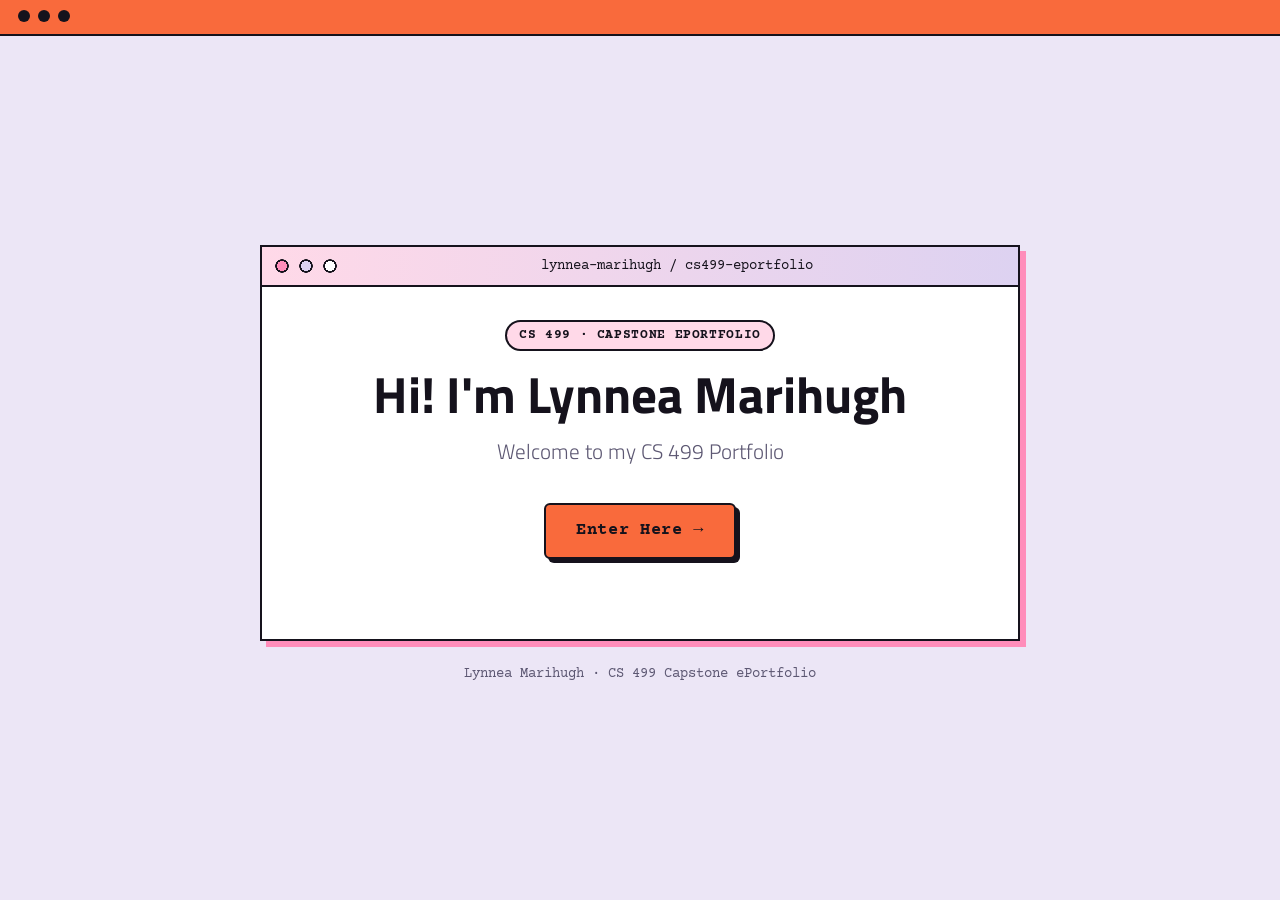
<file: index.html>
<!DOCTYPE html>
<html lang="en">
<head>
    <meta charset="utf-8">
    <meta name="viewport" content="width=device-width, initial-scale=1">
    <title>Lynnea Marihugh | CS 499 Portfolio</title>
    <meta name="description" content="Welcome to Lynnea Marihugh's CS 499 Computer Science capstone ePortfolio.">
    <link rel="stylesheet" href="style.css">
</head>
<body class="landing">
    <main>
        <span class="tag">CS 499 &middot; Capstone ePortfolio</span>
        <h1>Hi! I'm Lynnea Marihugh</h1>
        <p class="lead">Welcome to my CS 499 Portfolio</p>
        <p><a class="button" href="self-assessment.html">Enter Here &rarr;</a></p>
    </main>

    <footer>
        Lynnea Marihugh &middot; CS 499 Capstone ePortfolio
    </footer>
</body>
</html>
</file>
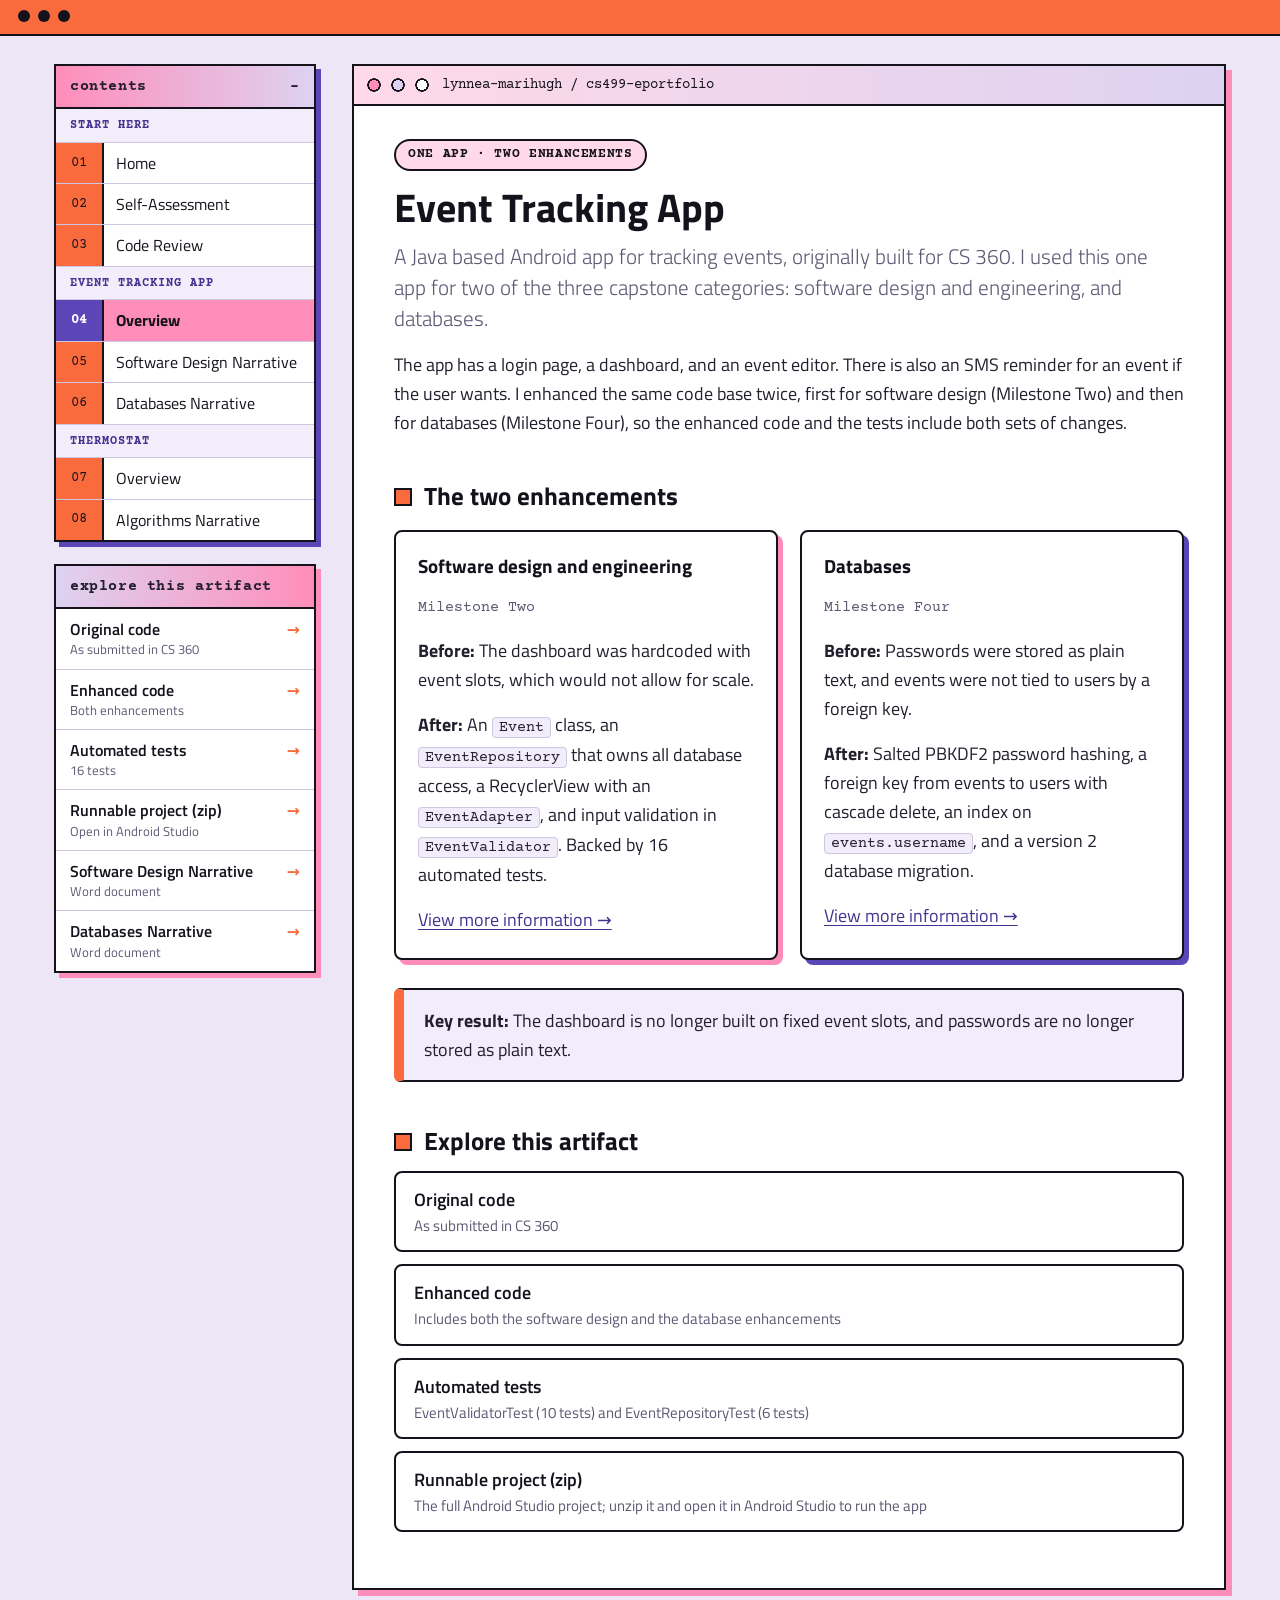
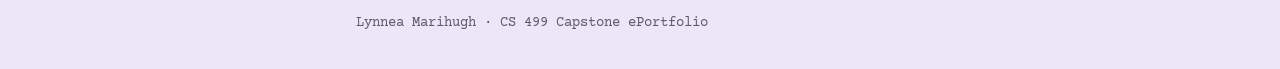
<file: event-tracking-app/index.html>
<!DOCTYPE html>
<html lang="en">
<head>
    <meta charset="utf-8">
    <meta name="viewport" content="width=device-width, initial-scale=1">
    <title>Event Tracking App | Lynnea Marihugh</title>
    <meta name="description" content="Overview of the Event Tracking App, one Android app used for both the software design and the databases enhancements.">
    <link rel="stylesheet" href="../style.css">
</head>
<body>
    <div class="side">
        <nav class="sidebar" aria-label="Site menu">
            <details open>
                <summary>contents</summary>
                <ul>
                    <li class="group">Start here</li>
                    <li><a href="../index.html">Home</a></li>
                    <li><a href="../self-assessment.html">Self-Assessment</a></li>
                    <li><a href="../code-review.html">Code Review</a></li>
                    <li class="group">Event Tracking App</li>
                    <li><a href="../event-tracking-app/index.html" aria-current="page">Overview</a></li>
                    <li><a href="../event-tracking-app/software-design-narrative-final.html">Software Design Narrative</a></li>
                    <li><a href="../event-tracking-app/databases-narrative-final.html">Databases Narrative</a></li>
                    <li class="group">Thermostat</li>
                    <li><a href="../thermostat/index.html">Overview</a></li>
                    <li><a href="../thermostat/algorithms-narrative-final.html">Algorithms Narrative</a></li>
                </ul>
            </details>
        </nav>
        <aside class="explore" aria-label="Explore this artifact">
            <p class="explore-title">explore this artifact</p>
            <ul>
                <li><a href="https://github.com/lmarihugh/lmarihugh.github.io/tree/main/event-tracking-app/original" target="_blank" rel="noopener">Original code<small>As submitted in CS 360</small></a></li>
                <li><a href="https://github.com/lmarihugh/lmarihugh.github.io/tree/main/event-tracking-app/enhanced" target="_blank" rel="noopener">Enhanced code<small>Both enhancements</small></a></li>
                <li><a href="https://github.com/lmarihugh/lmarihugh.github.io/tree/main/event-tracking-app/enhanced/tests" target="_blank" rel="noopener">Automated tests<small>16 tests</small></a></li>
                <li><a href="enhanced/runnable-project/CS360EventTrackingAppLynneaM%20%283%29.zip">Runnable project (zip)<small>Open in Android Studio</small></a></li>
                <li><a href="software-design-engineering-narrative-final.docx">Software Design Narrative<small>Word document</small></a></li>
                <li><a href="databases-narrative-final.docx">Databases Narrative<small>Word document</small></a></li>
            </ul>
        </aside>
    </div>

    <main>
        <span class="tag">One app &middot; Two enhancements</span>
        <h1>Event Tracking App</h1>
        <p class="lead">A Java based Android app for tracking events, originally built for CS 360. I used this one app for two of the three capstone categories: software design and engineering, and databases.</p>

        <p>The app has a login page, a dashboard, and an event editor. There is also an SMS reminder for an event if the user wants. I enhanced the same code base twice, first for software design (Milestone Two) and then for databases (Milestone Four), so the enhanced code and the tests include both sets of changes.</p>

        <h2>The two enhancements</h2>
        <div class="compare">
            <div class="card">
                <h3>Software design and engineering</h3>
                <p><small>Milestone Two</small></p>
                <p><strong>Before:</strong> The dashboard was hardcoded with event slots, which would not allow for scale.</p>
                <p><strong>After:</strong> An <code>Event</code> class, an <code>EventRepository</code> that owns all database access, a RecyclerView with an <code>EventAdapter</code>, and input validation in <code>EventValidator</code>. Backed by 16 automated tests.</p>
                <p><a href="software-design-narrative-final.html">View more information &rarr;</a></p>
            </div>
            <div class="card">
                <h3>Databases</h3>
                <p><small>Milestone Four</small></p>
                <p><strong>Before:</strong> Passwords were stored as plain text, and events were not tied to users by a foreign key.</p>
                <p><strong>After:</strong> Salted PBKDF2 password hashing, a foreign key from events to users with cascade delete, an index on <code>events.username</code>, and a version 2 database migration.</p>
                <p><a href="databases-narrative-final.html">View more information &rarr;</a></p>
            </div>
        </div>

        <div class="callout">
            <strong>Key result:</strong> The dashboard is no longer built on fixed event slots, and passwords are no longer stored as plain text.
        </div>

        <h2>Explore this artifact</h2>
        <ul class="links">
            <li><a href="https://github.com/lmarihugh/lmarihugh.github.io/tree/main/event-tracking-app/original">Original code<small>As submitted in CS 360</small></a></li>
            <li><a href="https://github.com/lmarihugh/lmarihugh.github.io/tree/main/event-tracking-app/enhanced">Enhanced code<small>Includes both the software design and the database enhancements</small></a></li>
            <li><a href="https://github.com/lmarihugh/lmarihugh.github.io/tree/main/event-tracking-app/enhanced/tests">Automated tests<small>EventValidatorTest (10 tests) and EventRepositoryTest (6 tests)</small></a></li>
            <li><a href="enhanced/runnable-project/CS360EventTrackingAppLynneaM%20%283%29.zip">Runnable project (zip)<small>The full Android Studio project; unzip it and open it in Android Studio to run the app</small></a></li>
        </ul>
    </main>

    <footer>
        Lynnea Marihugh &middot; CS 499 Capstone ePortfolio
    </footer>
</body>
</html>
</file>
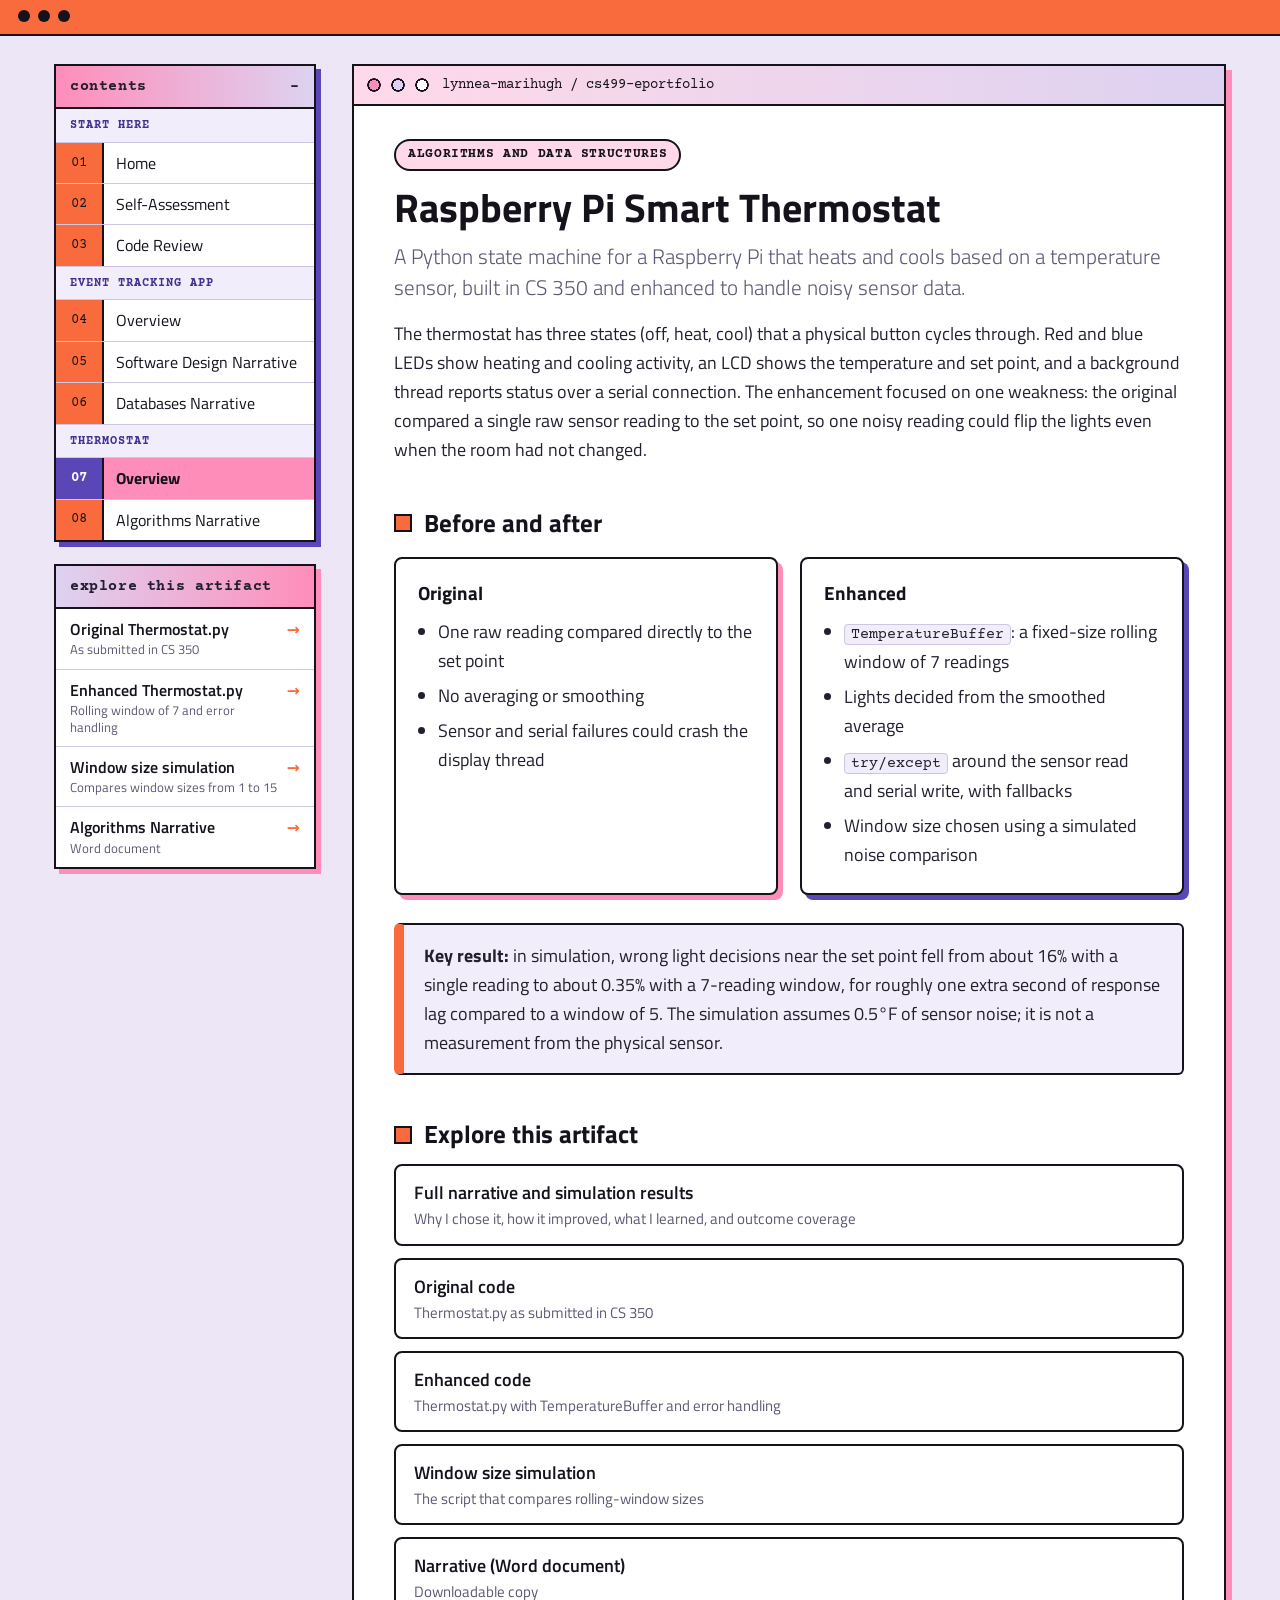
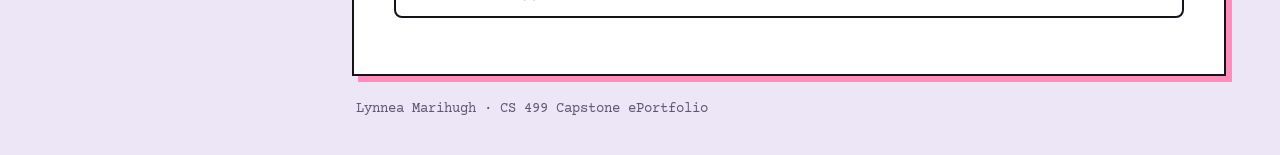
<file: thermostat/index.html>
<!DOCTYPE html>
<html lang="en">
<head>
    <meta charset="utf-8">
    <meta name="viewport" content="width=device-width, initial-scale=1">
    <title>Raspberry Pi Thermostat | Lynnea Marihugh</title>
    <meta name="description" content="Algorithms and data structures enhancement: smoothing noisy temperature readings with a rolling window.">
    <link rel="stylesheet" href="../style.css">
</head>
<body>
    <div class="side">
        <nav class="sidebar" aria-label="Site menu">
            <details open>
                <summary>contents</summary>
                <ul>
                    <li class="group">Start here</li>
                    <li><a href="../index.html">Home</a></li>
                    <li><a href="../self-assessment.html">Self-Assessment</a></li>
                    <li><a href="../code-review.html">Code Review</a></li>
                    <li class="group">Event Tracking App</li>
                    <li><a href="../event-tracking-app/index.html">Overview</a></li>
                    <li><a href="../event-tracking-app/software-design-narrative-final.html">Software Design Narrative</a></li>
                    <li><a href="../event-tracking-app/databases-narrative-final.html">Databases Narrative</a></li>
                    <li class="group">Thermostat</li>
                    <li><a href="../thermostat/index.html" aria-current="page">Overview</a></li>
                    <li><a href="../thermostat/algorithms-narrative-final.html">Algorithms Narrative</a></li>
                </ul>
            </details>
        </nav>
        <aside class="explore" aria-label="Explore this artifact">
            <p class="explore-title">explore this artifact</p>
            <ul>
                <li><a href="https://github.com/lmarihugh/lmarihugh.github.io/blob/main/thermostat/original/Thermostat.py" target="_blank" rel="noopener">Original Thermostat.py<small>As submitted in CS 350</small></a></li>
                <li><a href="https://github.com/lmarihugh/lmarihugh.github.io/blob/main/thermostat/enhanced/Thermostat.py" target="_blank" rel="noopener">Enhanced Thermostat.py<small>Rolling window of 7 and error handling</small></a></li>
                <li><a href="https://github.com/lmarihugh/lmarihugh.github.io/blob/main/thermostat/enhanced/window_size_simulation.py" target="_blank" rel="noopener">Window size simulation<small>Compares window sizes from 1 to 15</small></a></li>
                <li><a href="algorithms-narrative-final.docx">Algorithms Narrative<small>Word document</small></a></li>
            </ul>
        </aside>
    </div>

    <main>
        <span class="tag">Algorithms and Data Structures</span>
        <h1>Raspberry Pi Smart Thermostat</h1>
        <p class="lead">A Python state machine for a Raspberry Pi that heats and cools based on a temperature sensor, built in CS 350 and enhanced to handle noisy sensor data.</p>

        <p>The thermostat has three states (off, heat, cool) that a physical button cycles through. Red and blue LEDs show heating and cooling activity, an LCD shows the temperature and set point, and a background thread reports status over a serial connection. The enhancement focused on one weakness: the original compared a single raw sensor reading to the set point, so one noisy reading could flip the lights even when the room had not changed.</p>

        <h2>Before and after</h2>
        <div class="compare">
            <div class="card">
                <h3>Original</h3>
                <ul>
                    <li>One raw reading compared directly to the set point</li>
                    <li>No averaging or smoothing</li>
                    <li>Sensor and serial failures could crash the display thread</li>
                </ul>
            </div>
            <div class="card">
                <h3>Enhanced</h3>
                <ul>
                    <li><code>TemperatureBuffer</code>: a fixed-size rolling window of 7 readings</li>
                    <li>Lights decided from the smoothed average</li>
                    <li><code>try/except</code> around the sensor read and serial write, with fallbacks</li>
                    <li>Window size chosen using a simulated noise comparison</li>
                </ul>
            </div>
        </div>

        <div class="callout">
            <strong>Key result:</strong> in simulation, wrong light decisions near the set point fell from about 16% with a single reading to about 0.35% with a 7-reading window, for roughly one extra second of response lag compared to a window of 5. The simulation assumes 0.5&deg;F of sensor noise; it is not a measurement from the physical sensor.
        </div>

        <h2>Explore this artifact</h2>
        <ul class="links">
            <li><a href="algorithms-narrative-final.html">Full narrative and simulation results<small>Why I chose it, how it improved, what I learned, and outcome coverage</small></a></li>
            <li><a href="https://github.com/lmarihugh/lmarihugh.github.io/blob/main/thermostat/original/Thermostat.py">Original code<small>Thermostat.py as submitted in CS 350</small></a></li>
            <li><a href="https://github.com/lmarihugh/lmarihugh.github.io/blob/main/thermostat/enhanced/Thermostat.py">Enhanced code<small>Thermostat.py with TemperatureBuffer and error handling</small></a></li>
            <li><a href="https://github.com/lmarihugh/lmarihugh.github.io/blob/main/thermostat/enhanced/window_size_simulation.py">Window size simulation<small>The script that compares rolling-window sizes</small></a></li>
            <li><a href="narrative-algorithms.docx">Narrative (Word document)<small>Downloadable copy</small></a></li>
        </ul>
    </main>

    <footer>
        Lynnea Marihugh &middot; CS 499 Capstone ePortfolio
    </footer>
</body>
</html>
</file>
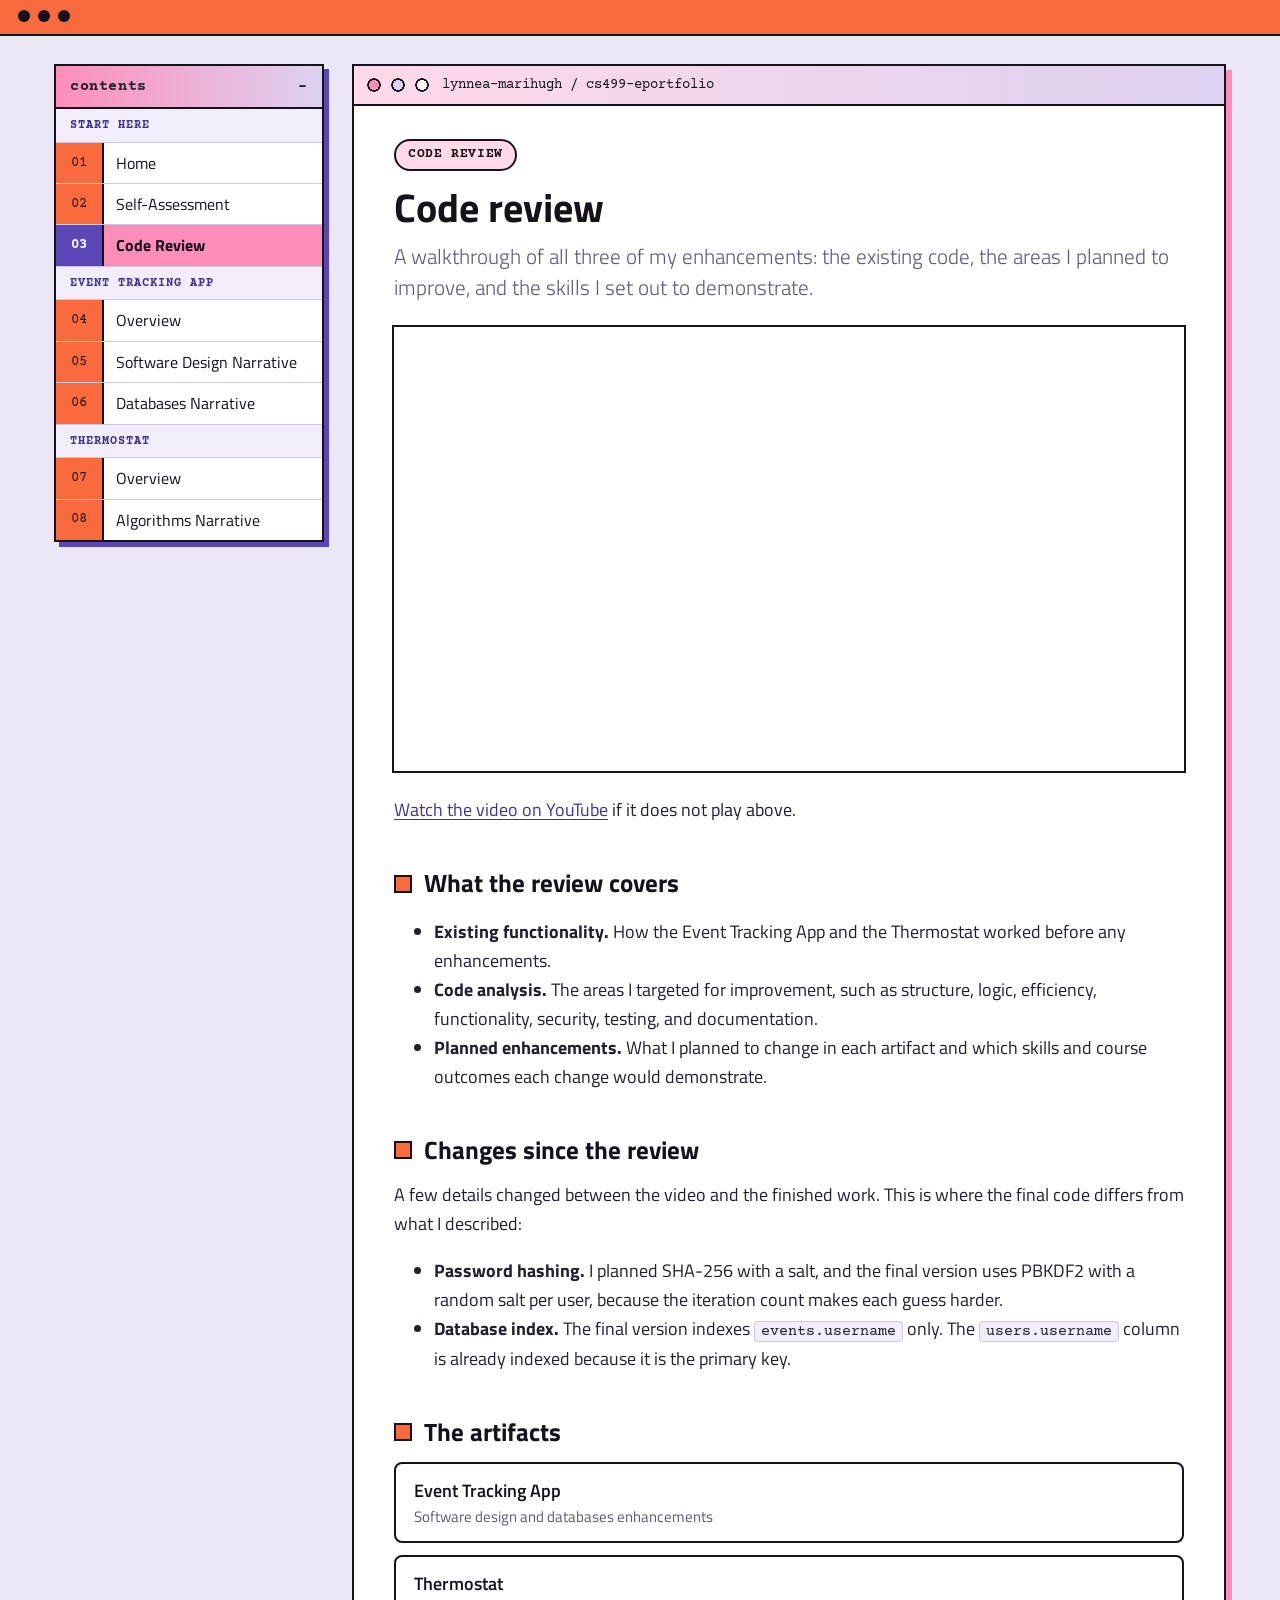
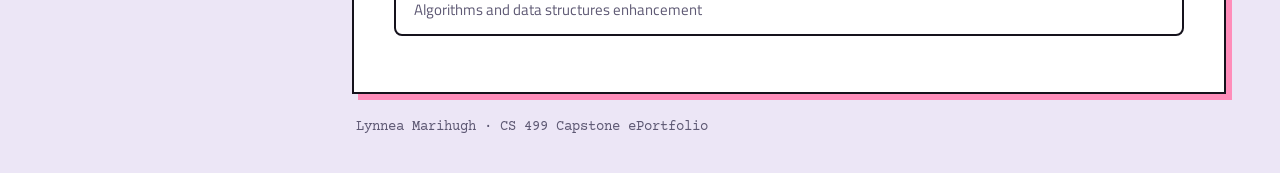
<file: code-review.html>
<!DOCTYPE html>
<html lang="en">
<head>
    <meta charset="utf-8">
    <meta name="viewport" content="width=device-width, initial-scale=1">
    <title>Code Review | Lynnea Marihugh</title>
    <meta name="description" content="Code review video covering the existing functionality, code analysis, and planned enhancements for all three artifacts.">
    <link rel="stylesheet" href="style.css">
</head>
<body>
    <nav class="sidebar" aria-label="Site menu">
        <details open>
            <summary>contents</summary>
            <ul>
                <li class="group">Start here</li>
                <li><a href="index.html">Home</a></li>
                <li><a href="self-assessment.html">Self-Assessment</a></li>
                <li><a href="code-review.html" aria-current="page">Code Review</a></li>
                <li class="group">Event Tracking App</li>
                <li><a href="event-tracking-app/index.html">Overview</a></li>
                <li><a href="event-tracking-app/software-design-narrative-final.html">Software Design Narrative</a></li>
                <li><a href="event-tracking-app/databases-narrative-final.html">Databases Narrative</a></li>
                <li class="group">Thermostat</li>
                <li><a href="thermostat/index.html">Overview</a></li>
                <li><a href="thermostat/algorithms-narrative-final.html">Algorithms Narrative</a></li>
            </ul>
        </details>
    </nav>

    <main>
        <span class="tag">Code Review</span>
        <h1>Code review</h1>
        <p class="lead">A walkthrough of all three of my enhancements: the existing code, the areas I planned to improve, and the skills I set out to demonstrate.</p>

        <div style="position: relative; padding-bottom: 56.25%; height: 0; margin: 24px 0;">
            <iframe src="https://www.youtube.com/embed/zig0HAYUpBU" title="CS 499 code review video" style="position: absolute; top: 0; left: 0; width: 100%; height: 100%; border: 0;" allow="accelerometer; clipboard-write; encrypted-media; gyroscope; picture-in-picture" allowfullscreen></iframe>
        </div>
        <p><a href="https://youtu.be/zig0HAYUpBU">Watch the video on YouTube</a> if it does not play above.</p>

        <h2>What the review covers</h2>
        <ul>
            <li><strong>Existing functionality.</strong> How the Event Tracking App and the Thermostat worked before any enhancements.</li>
            <li><strong>Code analysis.</strong> The areas I targeted for improvement, such as structure, logic, efficiency, functionality, security, testing, and documentation.</li>
            <li><strong>Planned enhancements.</strong> What I planned to change in each artifact and which skills and course outcomes each change would demonstrate.</li>
        </ul>

        <h2>Changes since the review</h2>
        <p>A few details changed between the video and the finished work. This is where the final code differs from what I described:</p>
        <ul>
            <li><strong>Password hashing.</strong> I planned SHA-256 with a salt, and the final version uses PBKDF2 with a random salt per user, because the iteration count makes each guess harder.</li>
            <li><strong>Database index.</strong> The final version indexes <code>events.username</code> only. The <code>users.username</code> column is already indexed because it is the primary key.</li>
        </ul>

        <h2>The artifacts</h2>
        <ul class="links">
            <li><a href="event-tracking-app/index.html">Event Tracking App<small>Software design and databases enhancements</small></a></li>
            <li><a href="thermostat/index.html">Thermostat<small>Algorithms and data structures enhancement</small></a></li>
        </ul>
    </main>

    <footer>
        Lynnea Marihugh &middot; CS 499 Capstone ePortfolio
    </footer>
</body>
</html>
</file>
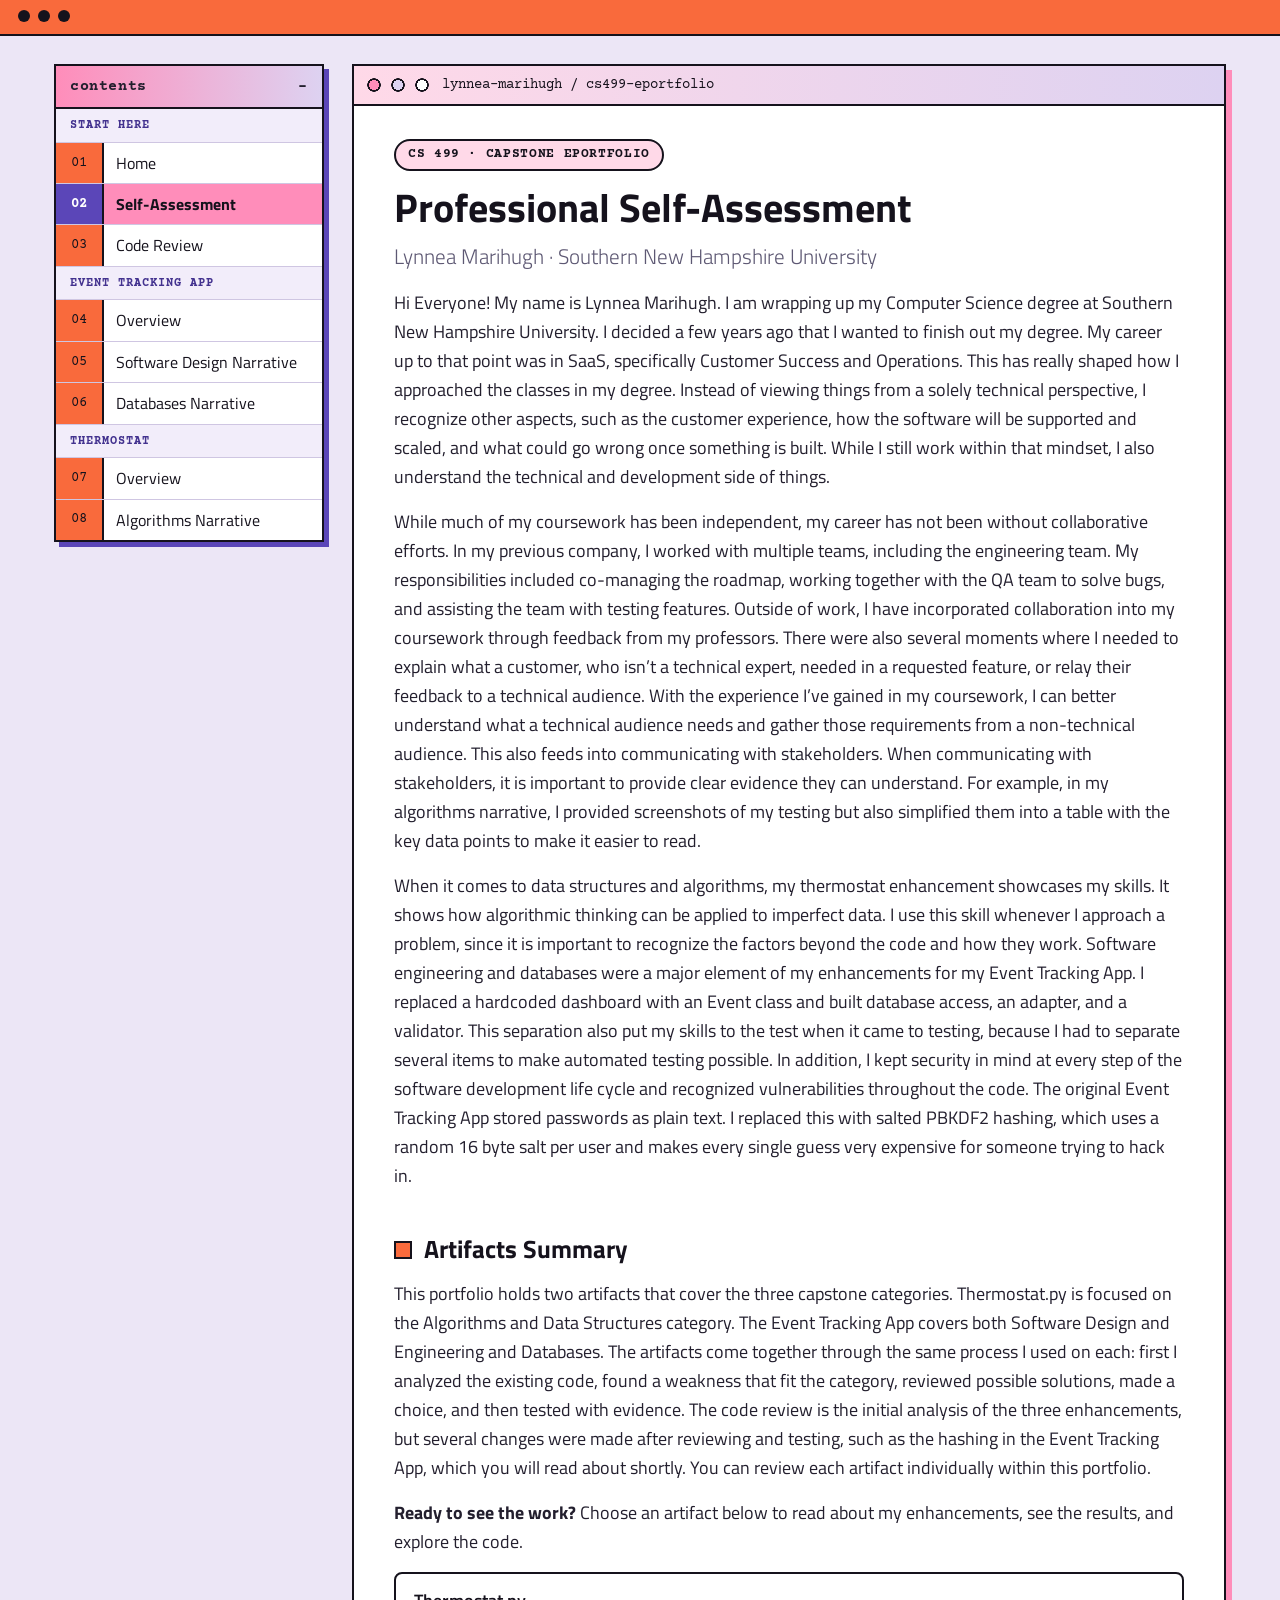
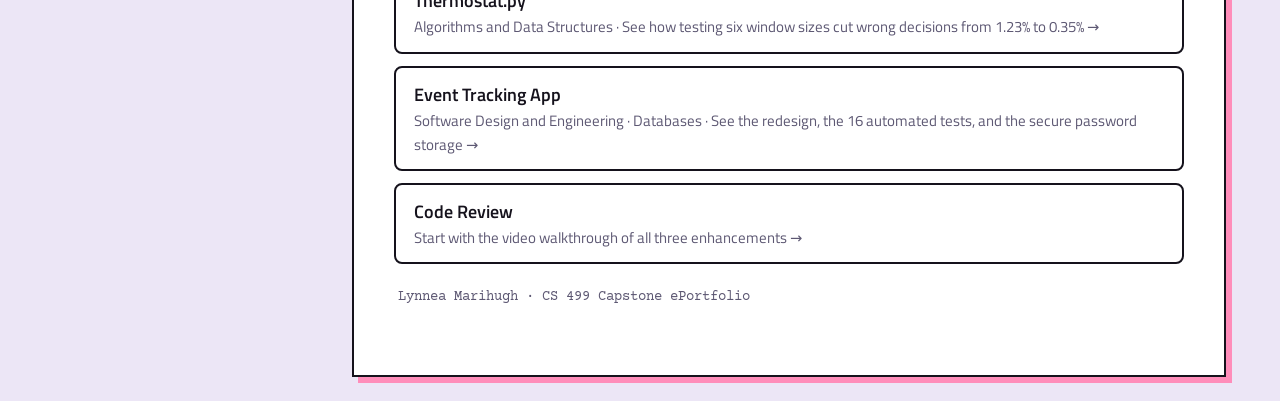
<file: self-assessment.html>
<!DOCTYPE html>
<html lang="en">
<head>
    <meta charset="utf-8">
    <meta name="viewport" content="width=device-width, initial-scale=1">
    <title>Professional Self-Assessment | Lynnea Marihugh</title>
    <meta name="description" content="Professional self-assessment for the CS 499 Computer Science capstone ePortfolio.">
    <link rel="stylesheet" href="style.css">
</head>
<body>
    <nav class="sidebar" aria-label="Site menu">
        <details open>
            <summary>contents</summary>
            <ul>
                <li class="group">Start here</li>
                <li><a href="index.html">Home</a></li>
                <li><a href="self-assessment.html" aria-current="page">Self-Assessment</a></li>
                <li><a href="code-review.html">Code Review</a></li>
                <li class="group">Event Tracking App</li>
                <li><a href="event-tracking-app/index.html">Overview</a></li>
                <li><a href="event-tracking-app/software-design-narrative-final.html">Software Design Narrative</a></li>
                <li><a href="event-tracking-app/databases-narrative-final.html">Databases Narrative</a></li>
                <li class="group">Thermostat</li>
                <li><a href="thermostat/index.html">Overview</a></li>
                <li><a href="thermostat/algorithms-narrative-final.html">Algorithms Narrative</a></li>
            </ul>
        </details>
    </nav>

    <main>
        <span class="tag">CS 499 &middot; Capstone ePortfolio</span>
        <h1>Professional Self-Assessment</h1>
        <p class="lead">Lynnea Marihugh &middot; Southern New Hampshire University</p>

        <p>Hi Everyone! My name is Lynnea Marihugh. I am wrapping up my Computer Science degree at Southern New Hampshire University. I decided a few years ago that I wanted to finish out my degree. My career up to that point was in SaaS, specifically Customer Success and Operations. This has really shaped how I approached the classes in my degree. Instead of viewing things from a solely technical perspective, I recognize other aspects, such as the customer experience, how the software will be supported and scaled, and what could go wrong once something is built. While I still work within that mindset, I also understand the technical and development side of things.</p>

        <p>While much of my coursework has been independent, my career has not been without collaborative efforts. In my previous company, I worked with multiple teams, including the engineering team. My responsibilities included co-managing the roadmap, working together with the QA team to solve bugs, and assisting the team with testing features. Outside of work, I have incorporated collaboration into my coursework through feedback from my professors. There were also several moments where I needed to explain what a customer, who isn&rsquo;t a technical expert, needed in a requested feature, or relay their feedback to a technical audience. With the experience I&rsquo;ve gained in my coursework, I can better understand what a technical audience needs and gather those requirements from a non-technical audience. This also feeds into communicating with stakeholders. When communicating with stakeholders, it is important to provide clear evidence they can understand. For example, in my algorithms narrative, I provided screenshots of my testing but also simplified them into a table with the key data points to make it easier to read.</p>

        <p>When it comes to data structures and algorithms, my thermostat enhancement showcases my skills. It shows how algorithmic thinking can be applied to imperfect data. I use this skill whenever I approach a problem, since it is important to recognize the factors beyond the code and how they work. Software engineering and databases were a major element of my enhancements for my Event Tracking App. I replaced a hardcoded dashboard with an Event class and built database access, an adapter, and a validator. This separation also put my skills to the test when it came to testing, because I had to separate several items to make automated testing possible. In addition, I kept security in mind at every step of the software development life cycle and recognized vulnerabilities throughout the code. The original Event Tracking App stored passwords as plain text. I replaced this with salted PBKDF2 hashing, which uses a random 16 byte salt per user and makes every single guess very expensive for someone trying to hack in.</p>

        <h2>Artifacts Summary</h2>
        <p>This portfolio holds two artifacts that cover the three capstone categories. Thermostat.py is focused on the Algorithms and Data Structures category. The Event Tracking App covers both Software Design and Engineering and Databases. The artifacts come together through the same process I used on each: first I analyzed the existing code, found a weakness that fit the category, reviewed possible solutions, made a choice, and then tested with evidence. The code review is the initial analysis of the three enhancements, but several changes were made after reviewing and testing, such as the hashing in the Event Tracking App, which you will read about shortly. You can review each artifact individually within this portfolio.</p>

        <p><strong>Ready to see the work?</strong> Choose an artifact below to read about my enhancements, see the results, and explore the code.</p>

        <ul class="links">
            <li><a href="thermostat/index.html">Thermostat.py<small>Algorithms and Data Structures &middot; See how testing six window sizes cut wrong decisions from 1.23% to 0.35% &rarr;</small></a></li>
            <li><a href="event-tracking-app/index.html">Event Tracking App<small>Software Design and Engineering &middot; Databases &middot; See the redesign, the 16 automated tests, and the secure password storage &rarr;</small></a></li>
            <li><a href="code-review.html">Code Review<small>Start with the video walkthrough of all three enhancements &rarr;</small></a></li>
        </ul>

        <footer>
            Lynnea Marihugh &middot; CS 499 Capstone ePortfolio
        </footer>
</body>
</html>
</file>
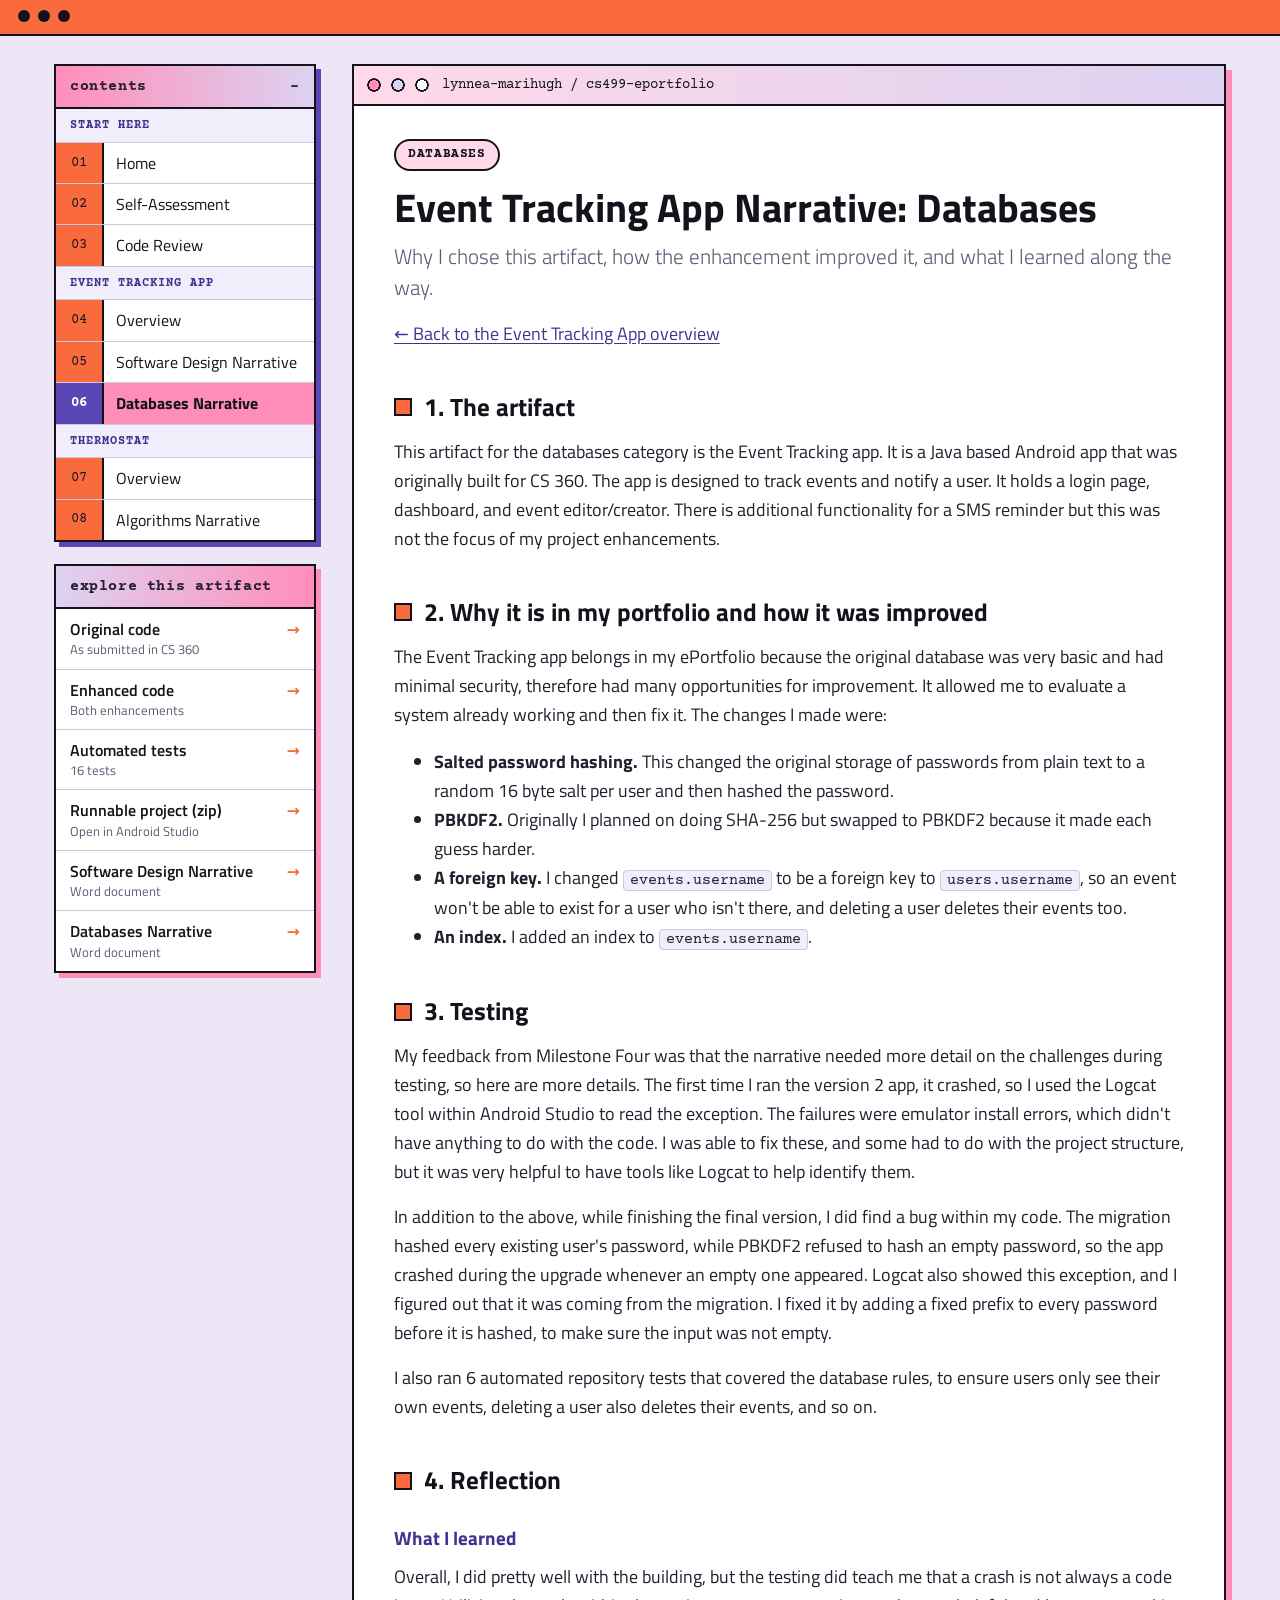
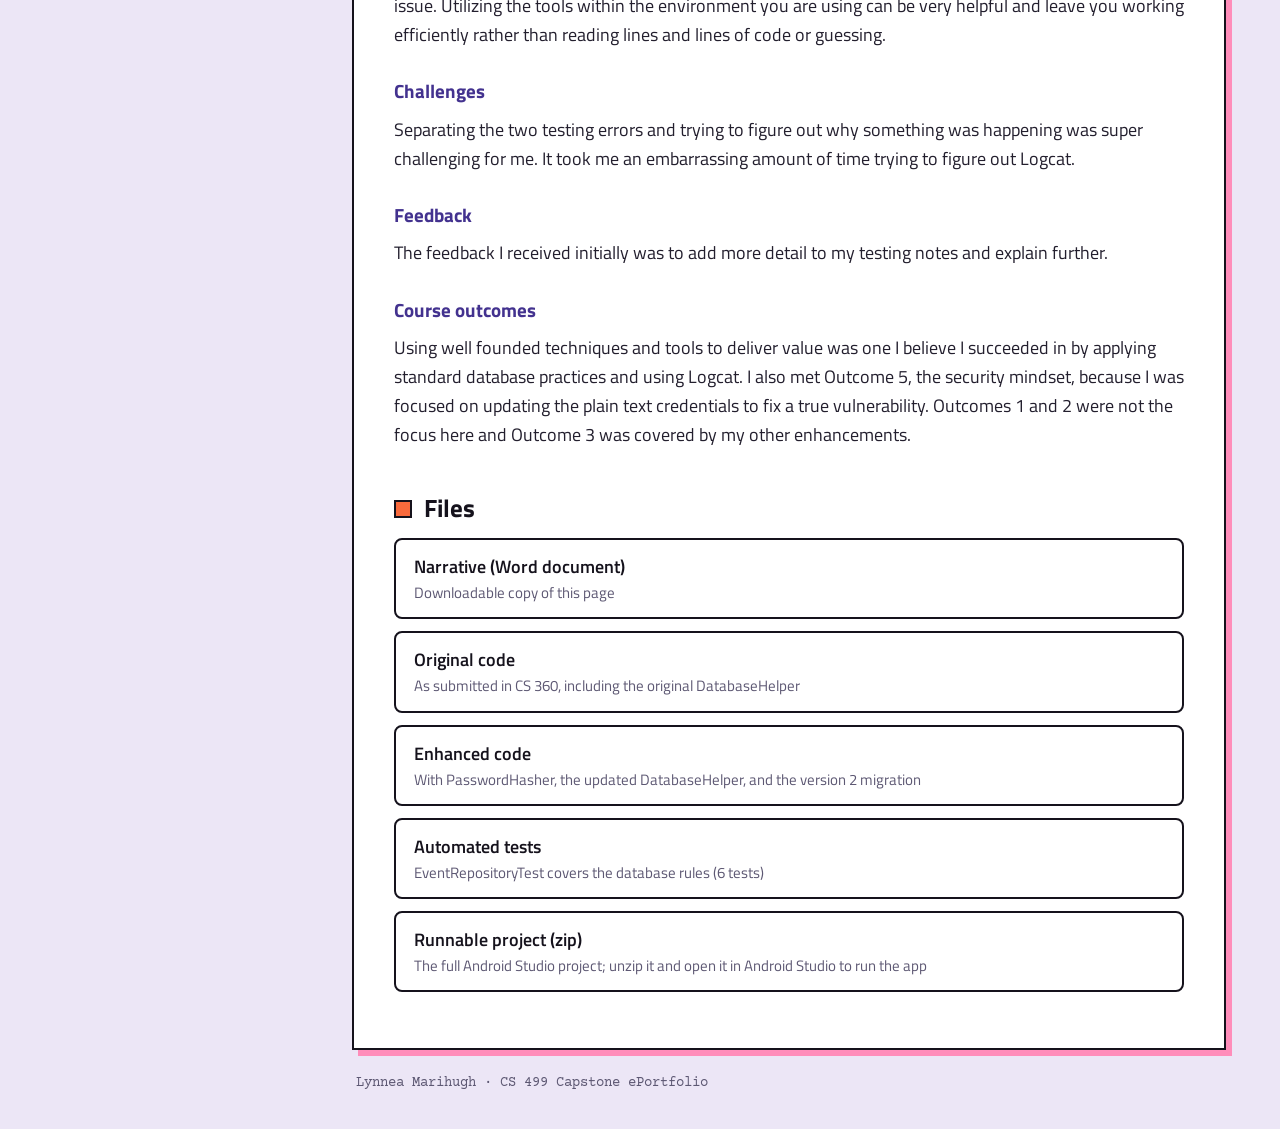
<file: event-tracking-app/databases-narrative-final.html>
<!DOCTYPE html>
<html lang="en">
<head>
    <meta charset="utf-8">
    <meta name="viewport" content="width=device-width, initial-scale=1">
    <title>Event Tracking App Databases Narrative | Lynnea Marihugh</title>
    <meta name="description" content="Narrative for the databases enhancement: why I chose the Event Tracking App, how the database and password storage improved, and what I learned.">
    <link rel="stylesheet" href="../style.css">
</head>
<body>
    <div class="side">
        <nav class="sidebar" aria-label="Site menu">
            <details open>
                <summary>contents</summary>
                <ul>
                    <li class="group">Start here</li>
                    <li><a href="../index.html">Home</a></li>
                    <li><a href="../self-assessment.html">Self-Assessment</a></li>
                    <li><a href="../code-review.html">Code Review</a></li>
                    <li class="group">Event Tracking App</li>
                    <li><a href="../event-tracking-app/index.html">Overview</a></li>
                    <li><a href="../event-tracking-app/software-design-narrative-final.html">Software Design Narrative</a></li>
                    <li><a href="../event-tracking-app/databases-narrative-final.html" aria-current="page">Databases Narrative</a></li>
                    <li class="group">Thermostat</li>
                    <li><a href="../thermostat/index.html">Overview</a></li>
                    <li><a href="../thermostat/algorithms-narrative-final.html">Algorithms Narrative</a></li>
                </ul>
            </details>
        </nav>
        <aside class="explore" aria-label="Explore this artifact">
            <p class="explore-title">explore this artifact</p>
            <ul>
                <li><a href="https://github.com/lmarihugh/lmarihugh.github.io/tree/main/event-tracking-app/original" target="_blank" rel="noopener">Original code<small>As submitted in CS 360</small></a></li>
                <li><a href="https://github.com/lmarihugh/lmarihugh.github.io/tree/main/event-tracking-app/enhanced" target="_blank" rel="noopener">Enhanced code<small>Both enhancements</small></a></li>
                <li><a href="https://github.com/lmarihugh/lmarihugh.github.io/tree/main/event-tracking-app/enhanced/tests" target="_blank" rel="noopener">Automated tests<small>16 tests</small></a></li>
                <li><a href="enhanced/runnable-project/CS360EventTrackingAppLynneaM%20%283%29.zip">Runnable project (zip)<small>Open in Android Studio</small></a></li>
                <li><a href="software-design-engineering-narrative-final.docx">Software Design Narrative<small>Word document</small></a></li>
                <li><a href="databases-narrative-final.docx">Databases Narrative<small>Word document</small></a></li>
            </ul>
        </aside>
    </div>

    <main>
        <span class="tag">Databases</span>
        <h1>Event Tracking App Narrative: Databases</h1>
        <p class="lead">Why I chose this artifact, how the enhancement improved it, and what I learned along the way.</p>
        <p><a href="index.html">&larr; Back to the Event Tracking App overview</a></p>

        <h2>1. The artifact</h2>
        <p>This artifact for the databases category is the Event Tracking app. It is a Java based Android app that was originally built for CS 360. The app is designed to track events and notify a user. It holds a login page, dashboard, and event editor/creator. There is additional functionality for a SMS reminder but this was not the focus of my project enhancements.</p>

        <h2>2. Why it is in my portfolio and how it was improved</h2>
        <p>The Event Tracking app belongs in my ePortfolio because the original database was very basic and had minimal security, therefore had many opportunities for improvement. It allowed me to evaluate a system already working and then fix it. The changes I made were:</p>
        <ul>
            <li><strong>Salted password hashing.</strong> This changed the original storage of passwords from plain text to a random 16 byte salt per user and then hashed the password.</li>
            <li><strong>PBKDF2.</strong> Originally I planned on doing SHA-256 but swapped to PBKDF2 because it made each guess harder.</li>
            <li><strong>A foreign key.</strong> I changed <code>events.username</code> to be a foreign key to <code>users.username</code>, so an event won't be able to exist for a user who isn't there, and deleting a user deletes their events too.</li>
            <li><strong>An index.</strong> I added an index to <code>events.username</code>.</li>
        </ul>

        <h2>3. Testing</h2>
        <p>My feedback from Milestone Four was that the narrative needed more detail on the challenges during testing, so here are more details. The first time I ran the version 2 app, it crashed, so I used the Logcat tool within Android Studio to read the exception. The failures were emulator install errors, which didn't have anything to do with the code. I was able to fix these, and some had to do with the project structure, but it was very helpful to have tools like Logcat to help identify them.</p>
        <p>In addition to the above, while finishing the final version, I did find a bug within my code. The migration hashed every existing user's password, while PBKDF2 refused to hash an empty password, so the app crashed during the upgrade whenever an empty one appeared. Logcat also showed this exception, and I figured out that it was coming from the migration. I fixed it by adding a fixed prefix to every password before it is hashed, to make sure the input was not empty.</p>
        <p>I also ran 6 automated repository tests that covered the database rules, to ensure users only see their own events, deleting a user also deletes their events, and so on.</p>

        <h2>4. Reflection</h2>
        <h3>What I learned</h3>
        <p>Overall, I did pretty well with the building, but the testing did teach me that a crash is not always a code issue. Utilizing the tools within the environment you are using can be very helpful and leave you working efficiently rather than reading lines and lines of code or guessing.</p>

        <h3>Challenges</h3>
        <p>Separating the two testing errors and trying to figure out why something was happening was super challenging for me. It took me an embarrassing amount of time trying to figure out Logcat.</p>

        <h3>Feedback</h3>
        <p>The feedback I received initially was to add more detail to my testing notes and explain further.</p>

        <h3>Course outcomes</h3>
        <p>Using well founded techniques and tools to deliver value was one I believe I succeeded in by applying standard database practices and using Logcat. I also met Outcome 5, the security mindset, because I was focused on updating the plain text credentials to fix a true vulnerability. Outcomes 1 and 2 were not the focus here and Outcome 3 was covered by my other enhancements.</p>

        <h2>Files</h2>
        <ul class="links">
            <li><a href="databases-narrative-final.docx">Narrative (Word document)<small>Downloadable copy of this page</small></a></li>
            <li><a href="https://github.com/lmarihugh/lmarihugh.github.io/tree/main/event-tracking-app/original">Original code<small>As submitted in CS 360, including the original DatabaseHelper</small></a></li>
            <li><a href="https://github.com/lmarihugh/lmarihugh.github.io/tree/main/event-tracking-app/enhanced">Enhanced code<small>With PasswordHasher, the updated DatabaseHelper, and the version 2 migration</small></a></li>
            <li><a href="https://github.com/lmarihugh/lmarihugh.github.io/tree/main/event-tracking-app/enhanced/tests">Automated tests<small>EventRepositoryTest covers the database rules (6 tests)</small></a></li>
            <li><a href="enhanced/runnable-project/CS360EventTrackingAppLynneaM%20%283%29.zip">Runnable project (zip)<small>The full Android Studio project; unzip it and open it in Android Studio to run the app</small></a></li>
        </ul>
    </main>

    <footer>
        Lynnea Marihugh &middot; CS 499 Capstone ePortfolio
    </footer>
</body>
</html>
</file>
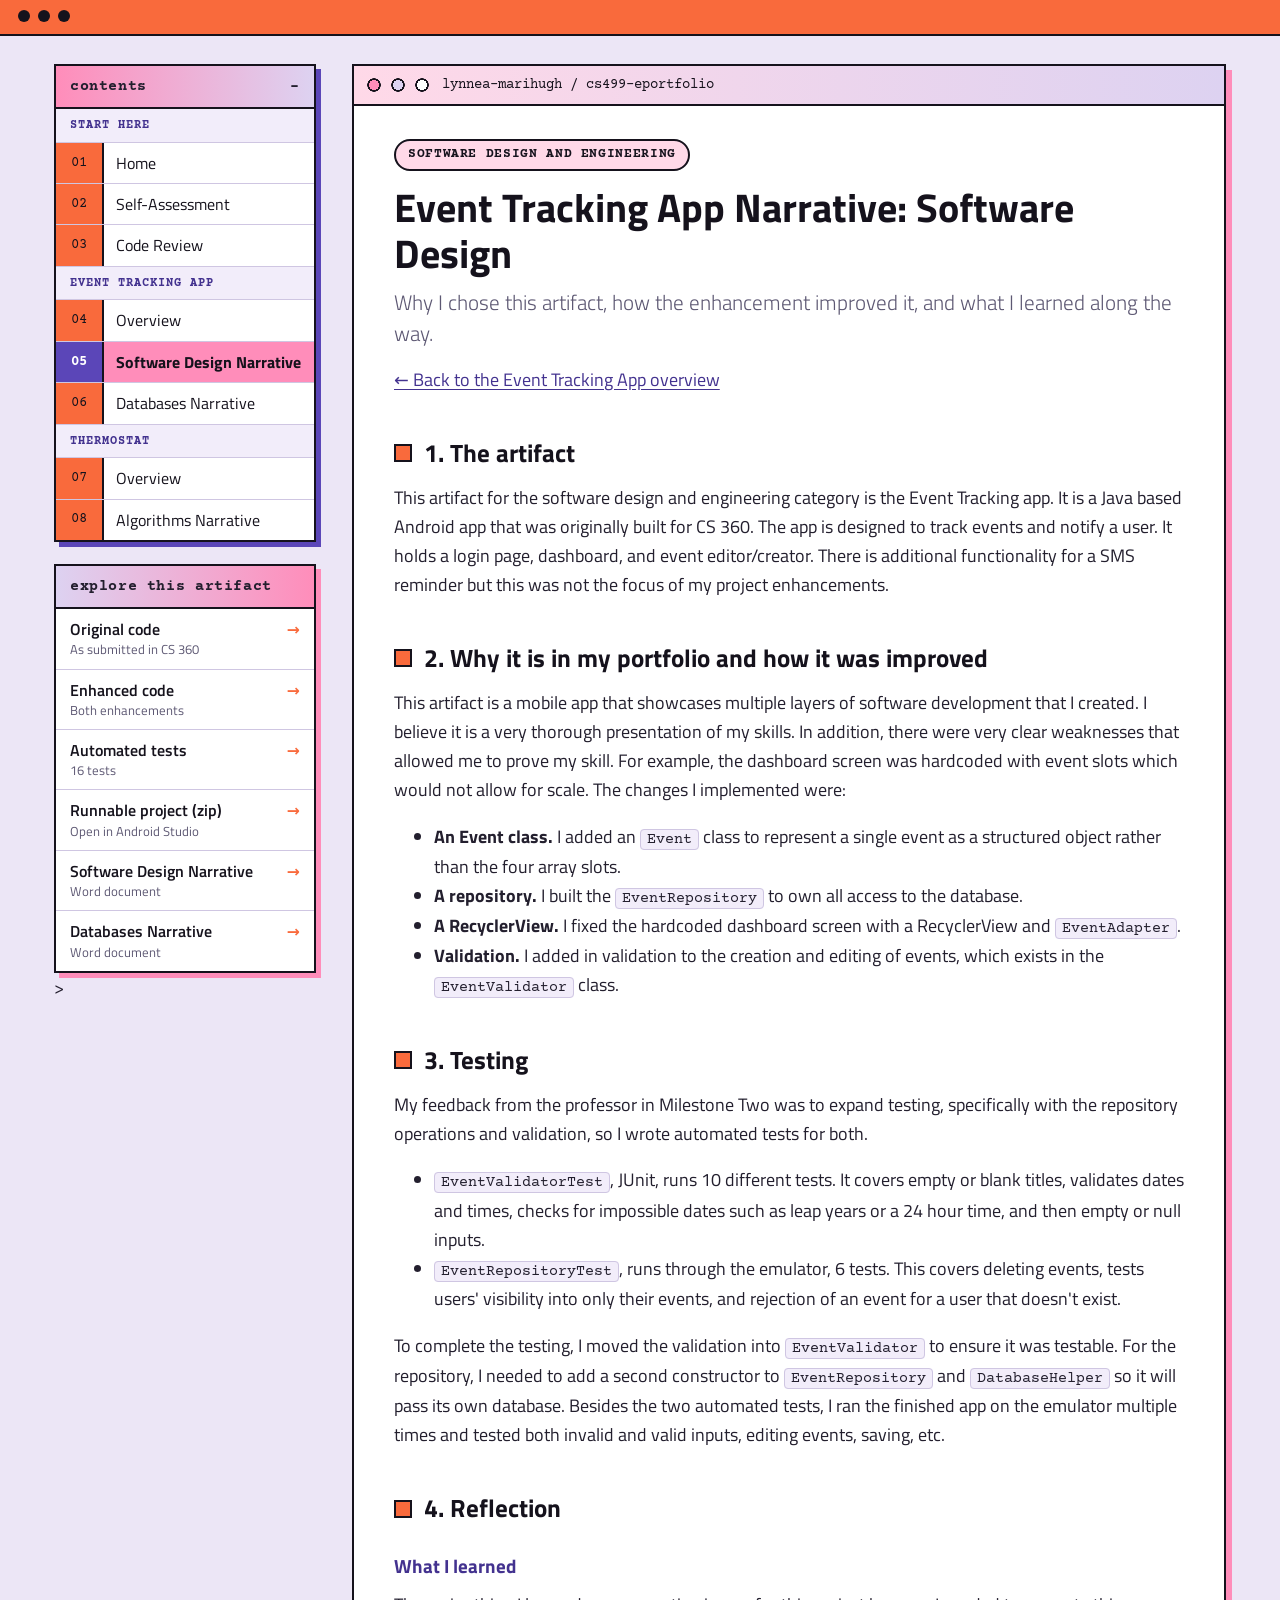
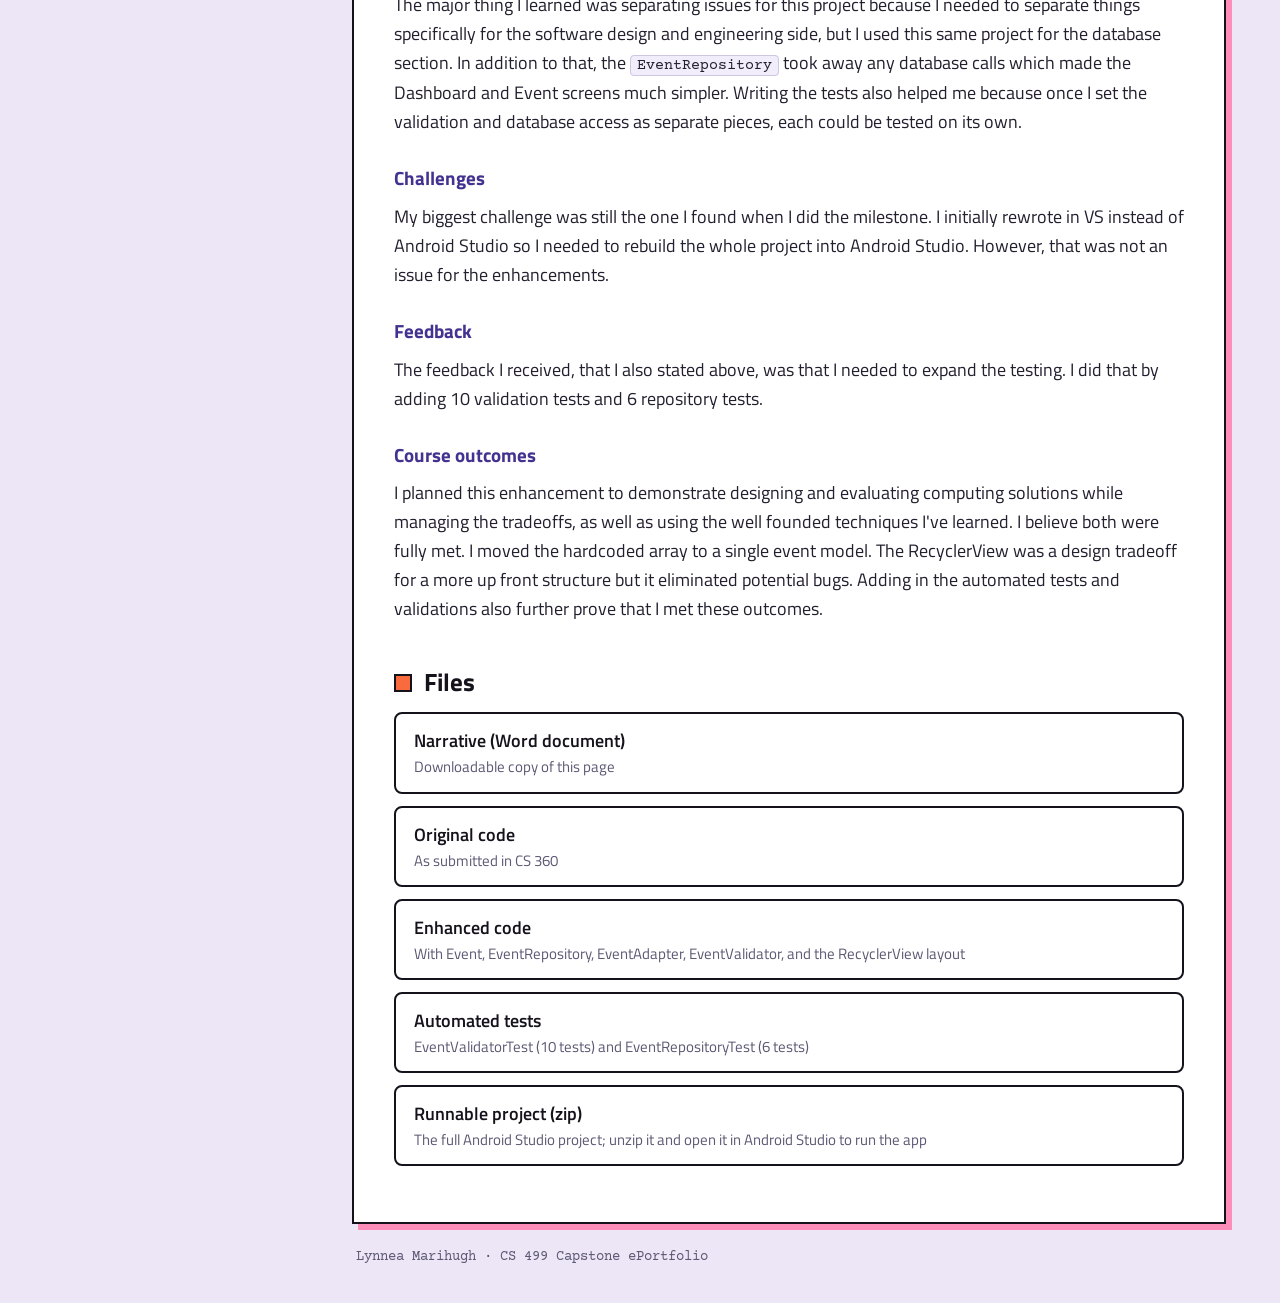
<file: event-tracking-app/software-design-narrative-final.html>
<!DOCTYPE html>
<html lang="en">
<head>
    <meta charset="utf-8">
    <meta name="viewport" content="width=device-width, initial-scale=1">
    <title>Event Tracking App Software Design Narrative | Lynnea Marihugh</title>
    <meta name="description" content="Narrative for the software design and engineering enhancement: why I chose the Event Tracking App, how it improved, and what I learned.">
    <link rel="stylesheet" href="../style.css">
</head>
<body>
    <div class="side">
        <nav class="sidebar" aria-label="Site menu">
            <details open>
                <summary>contents</summary>
                <ul>
                    <li class="group">Start here</li>
                    <li><a href="../index.html">Home</a></li>
                    <li><a href="../self-assessment.html">Self-Assessment</a></li>
                    <li><a href="../code-review.html">Code Review</a></li>
                    <li class="group">Event Tracking App</li>
                    <li><a href="../event-tracking-app/index.html">Overview</a></li>
                    <li><a href="../event-tracking-app/software-design-narrative-final.html" aria-current="page">Software Design Narrative</a></li>
                    <li><a href="../event-tracking-app/databases-narrative-final.html">Databases Narrative</a></li>
                    <li class="group">Thermostat</li>
                    <li><a href="../thermostat/index.html">Overview</a></li>
                    <li><a href="../thermostat/algorithms-narrative-final.html">Algorithms Narrative</a></li>
                </ul>
            </details>
        </nav>
        <aside class="explore" aria-label="Explore this artifact">
            <p class="explore-title">explore this artifact</p>
            <ul>
                <li><a href="https://github.com/lmarihugh/lmarihugh.github.io/tree/main/event-tracking-app/original" target="_blank" rel="noopener">Original code<small>As submitted in CS 360</small></a></li>
                <li><a href="https://github.com/lmarihugh/lmarihugh.github.io/tree/main/event-tracking-app/enhanced" target="_blank" rel="noopener">Enhanced code<small>Both enhancements</small></a></li>
                <li><a href="https://github.com/lmarihugh/lmarihugh.github.io/tree/main/event-tracking-app/enhanced/tests" target="_blank" rel="noopener">Automated tests<small>16 tests</small></a></li>
                <li><a href="enhanced/runnable-project/CS360EventTrackingAppLynneaM%20%283%29.zip">Runnable project (zip)<small>Open in Android Studio</small></a></li>
                <li><a href="software-design-engineering-narrative-final.docx">Software Design Narrative<small>Word document</small></a></li>
                <li><a href="databases-narrative-final.docx">Databases Narrative<small>Word document</small></a></li>
            </ul>
        </aside>>
    </div>

    <main>
        <span class="tag">Software Design and Engineering</span>
        <h1>Event Tracking App Narrative: Software Design</h1>
        <p class="lead">Why I chose this artifact, how the enhancement improved it, and what I learned along the way.</p>
        <p><a href="index.html">&larr; Back to the Event Tracking App overview</a></p>

        <h2>1. The artifact</h2>
        <p>This artifact for the software design and engineering category is the Event Tracking app. It is a Java based Android app that was originally built for CS 360. The app is designed to track events and notify a user. It holds a login page, dashboard, and event editor/creator. There is additional functionality for a SMS reminder but this was not the focus of my project enhancements.</p>

        <h2>2. Why it is in my portfolio and how it was improved</h2>
        <p>This artifact is a mobile app that showcases multiple layers of software development that I created. I believe it is a very thorough presentation of my skills. In addition, there were very clear weaknesses that allowed me to prove my skill. For example, the dashboard screen was hardcoded with event slots which would not allow for scale. The changes I implemented were:</p>
        <ul>
            <li><strong>An Event class.</strong> I added an <code>Event</code> class to represent a single event as a structured object rather than the four array slots.</li>
            <li><strong>A repository.</strong> I built the <code>EventRepository</code> to own all access to the database.</li>
            <li><strong>A RecyclerView.</strong> I fixed the hardcoded dashboard screen with a RecyclerView and <code>EventAdapter</code>.</li>
            <li><strong>Validation.</strong> I added in validation to the creation and editing of events, which exists in the <code>EventValidator</code> class.</li>
        </ul>

        <h2>3. Testing</h2>
        <p>My feedback from the professor in Milestone Two was to expand testing, specifically with the repository operations and validation, so I wrote automated tests for both.</p>
        <ul>
            <li><code>EventValidatorTest</code>, JUnit, runs 10 different tests. It covers empty or blank titles, validates dates and times, checks for impossible dates such as leap years or a 24 hour time, and then empty or null inputs.</li>
            <li><code>EventRepositoryTest</code>, runs through the emulator, 6 tests. This covers deleting events, tests users' visibility into only their events, and rejection of an event for a user that doesn't exist.</li>
        </ul>
        <p>To complete the testing, I moved the validation into <code>EventValidator</code> to ensure it was testable. For the repository, I needed to add a second constructor to <code>EventRepository</code> and <code>DatabaseHelper</code> so it will pass its own database. Besides the two automated tests, I ran the finished app on the emulator multiple times and tested both invalid and valid inputs, editing events, saving, etc.</p>

        <h2>4. Reflection</h2>
        <h3>What I learned</h3>
        <p>The major thing I learned was separating issues for this project because I needed to separate things specifically for the software design and engineering side, but I used this same project for the database section. In addition to that, the <code>EventRepository</code> took away any database calls which made the Dashboard and Event screens much simpler. Writing the tests also helped me because once I set the validation and database access as separate pieces, each could be tested on its own.</p>

        <h3>Challenges</h3>
        <p>My biggest challenge was still the one I found when I did the milestone. I initially rewrote in VS instead of Android Studio so I needed to rebuild the whole project into Android Studio. However, that was not an issue for the enhancements.</p>

        <h3>Feedback</h3>
        <p>The feedback I received, that I also stated above, was that I needed to expand the testing. I did that by adding 10 validation tests and 6 repository tests.</p>

        <h3>Course outcomes</h3>
        <p>I planned this enhancement to demonstrate designing and evaluating computing solutions while managing the tradeoffs, as well as using the well founded techniques I've learned. I believe both were fully met. I moved the hardcoded array to a single event model. The RecyclerView was a design tradeoff for a more up front structure but it eliminated potential bugs. Adding in the automated tests and validations also further prove that I met these outcomes.</p>

        <h2>Files</h2>
        <ul class="links">
            <li><a href="software-design-engineering-narrative-final.docx">Narrative (Word document)<small>Downloadable copy of this page</small></a></li>
            <li><a href="https://github.com/lmarihugh/lmarihugh.github.io/tree/main/event-tracking-app/original">Original code<small>As submitted in CS 360</small></a></li>
            <li><a href="https://github.com/lmarihugh/lmarihugh.github.io/tree/main/event-tracking-app/enhanced">Enhanced code<small>With Event, EventRepository, EventAdapter, EventValidator, and the RecyclerView layout</small></a></li>
            <li><a href="https://github.com/lmarihugh/lmarihugh.github.io/tree/main/event-tracking-app/enhanced/tests">Automated tests<small>EventValidatorTest (10 tests) and EventRepositoryTest (6 tests)</small></a></li>
            <li><a href="enhanced/runnable-project/CS360EventTrackingAppLynneaM%20%283%29.zip">Runnable project (zip)<small>The full Android Studio project; unzip it and open it in Android Studio to run the app</small></a></li>
        </ul>
    </main>

    <footer>
        Lynnea Marihugh &middot; CS 499 Capstone ePortfolio
    </footer>
</body>
</html>
</file>
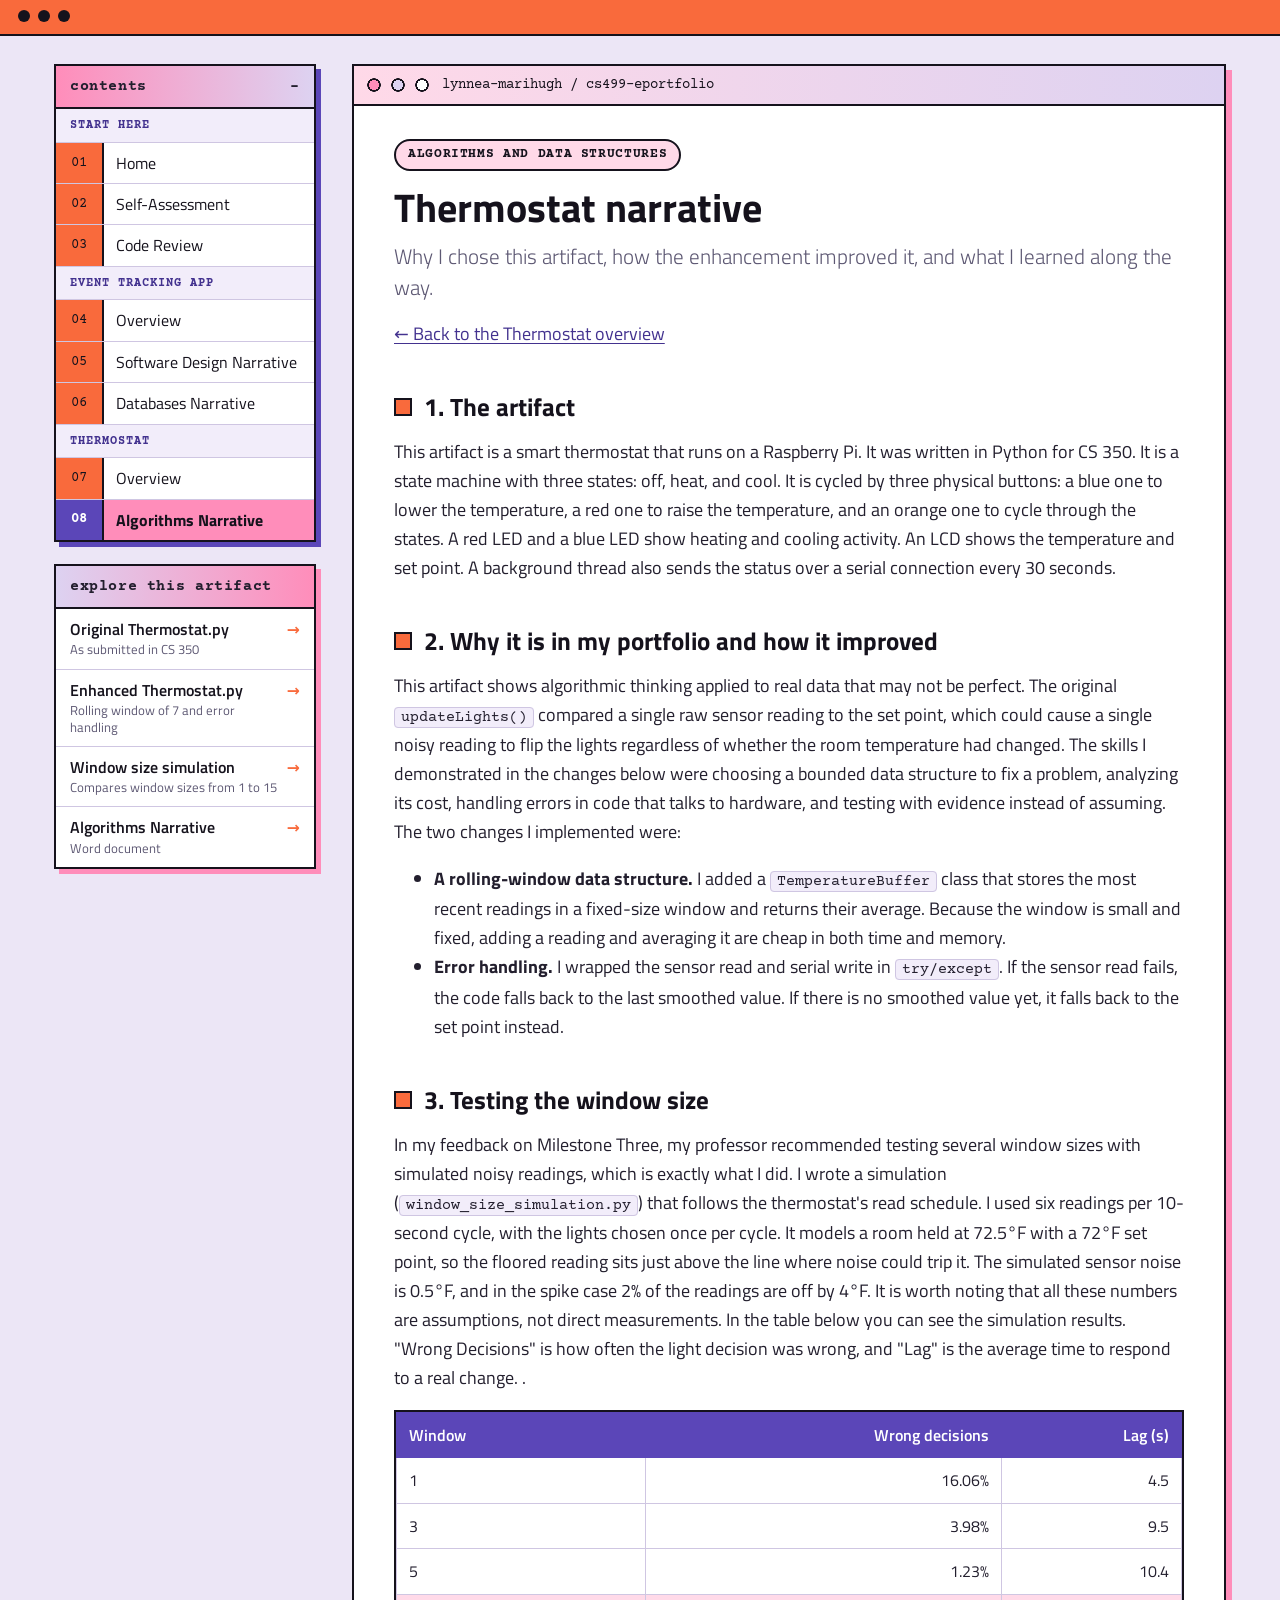
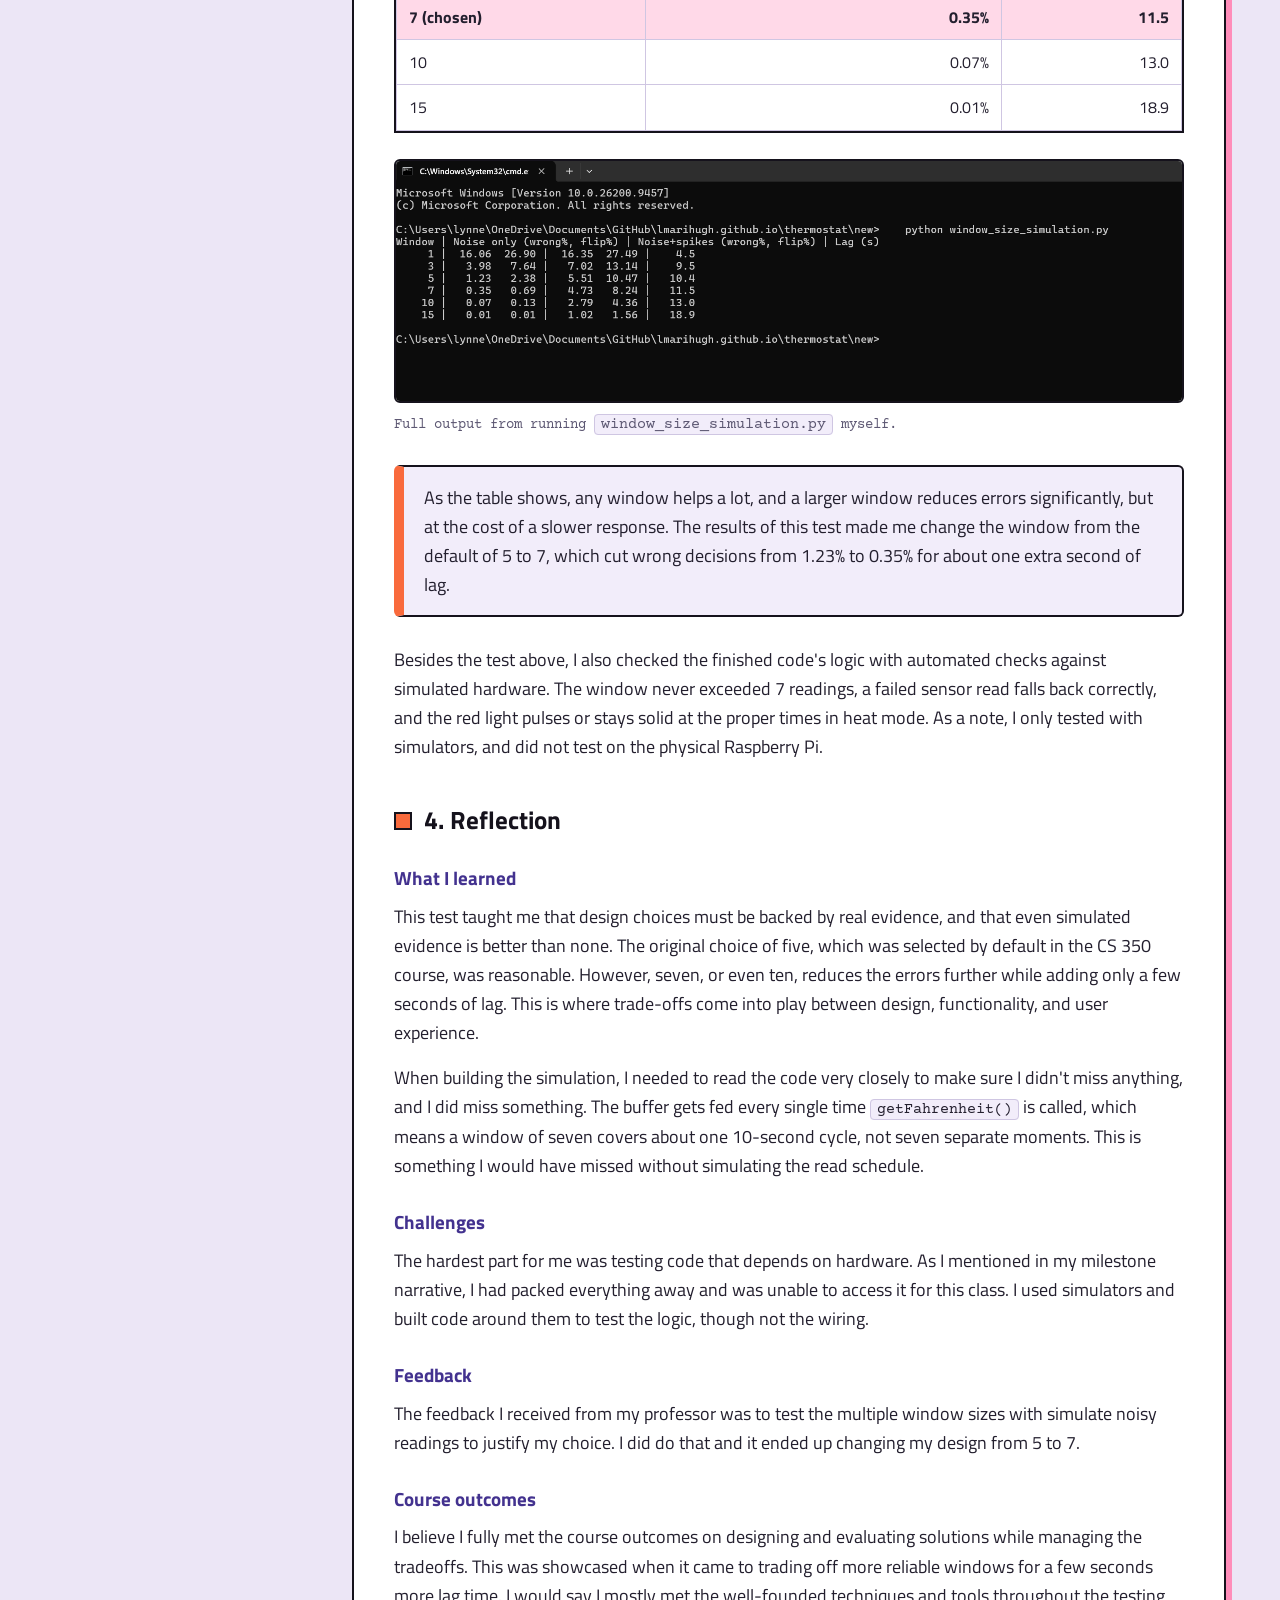
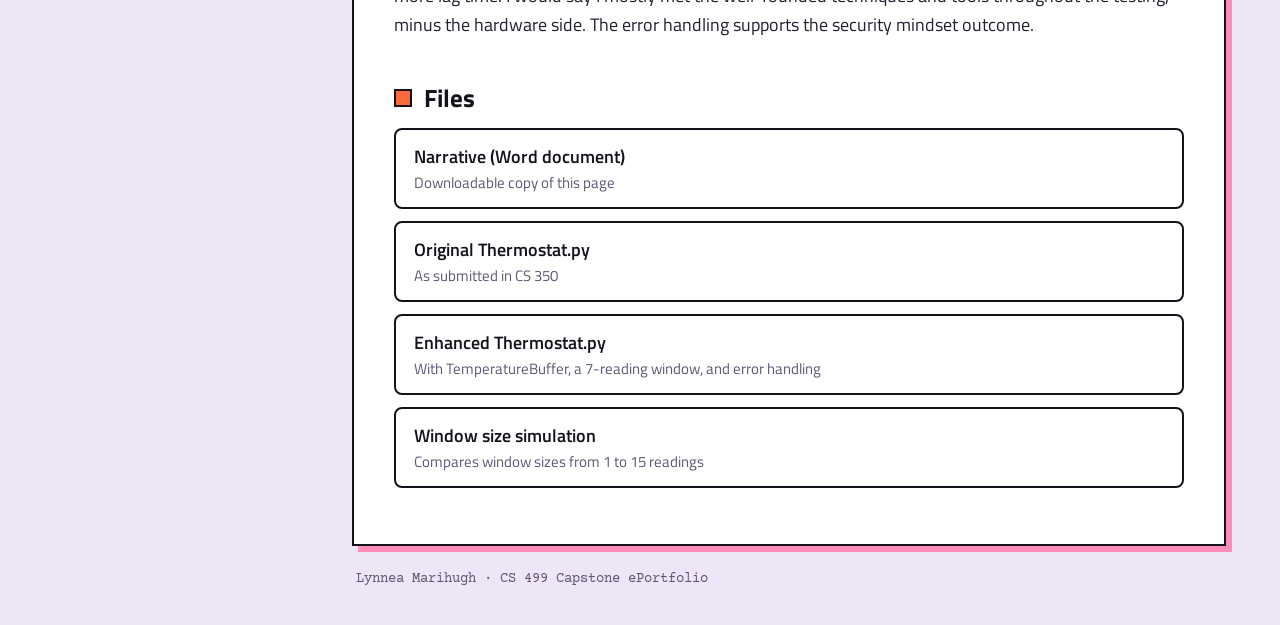
<file: thermostat/algorithms-narrative-final.html>
<!DOCTYPE html>
<html lang="en">
<head>
    <meta charset="utf-8">
    <meta name="viewport" content="width=device-width, initial-scale=1">
    <title>Thermostat Narrative | Lynnea Marihugh</title>
    <meta name="description" content="Narrative for the algorithms and data structures enhancement: why I chose the thermostat, how it improved, and what I learned.">
    <link rel="stylesheet" href="../style.css">
</head>
<body>
    <div class="side">
        <nav class="sidebar" aria-label="Site menu">
            <details open>
                <summary>contents</summary>
                <ul>
                    <li class="group">Start here</li>
                    <li><a href="../index.html">Home</a></li>
                    <li><a href="../self-assessment.html">Self-Assessment</a></li>
                    <li><a href="../code-review.html">Code Review</a></li>
                    <li class="group">Event Tracking App</li>
                    <li><a href="../event-tracking-app/index.html">Overview</a></li>
                    <li><a href="../event-tracking-app/software-design-narrative-final.html">Software Design Narrative</a></li>
                    <li><a href="../event-tracking-app/databases-narrative-final.html">Databases Narrative</a></li>
                    <li class="group">Thermostat</li>
                    <li><a href="../thermostat/index.html">Overview</a></li>
                    <li><a href="../thermostat/algorithms-narrative-final.html" aria-current="page">Algorithms Narrative</a></li>
                </ul>
            </details>
        </nav>
        <aside class="explore" aria-label="Explore this artifact">
            <p class="explore-title">explore this artifact</p>
            <ul>
                <li><a href="https://github.com/lmarihugh/lmarihugh.github.io/blob/main/thermostat/original/Thermostat.py" target="_blank" rel="noopener">Original Thermostat.py<small>As submitted in CS 350</small></a></li>
                <li><a href="https://github.com/lmarihugh/lmarihugh.github.io/blob/main/thermostat/enhanced/Thermostat.py" target="_blank" rel="noopener">Enhanced Thermostat.py<small>Rolling window of 7 and error handling</small></a></li>
                <li><a href="https://github.com/lmarihugh/lmarihugh.github.io/blob/main/thermostat/enhanced/window_size_simulation.py" target="_blank" rel="noopener">Window size simulation<small>Compares window sizes from 1 to 15</small></a></li>
                <li><a href="algorithms-narrative-final.docx">Algorithms Narrative<small>Word document</small></a></li>
            </ul>
        </aside>
    </div>

    <main>
        <span class="tag">Algorithms and Data Structures</span>
        <h1>Thermostat narrative</h1>
        <p class="lead">Why I chose this artifact, how the enhancement improved it, and what I learned along the way.</p>
        <p><a href="index.html">&larr; Back to the Thermostat overview</a></p>

        <h2>1. The artifact</h2>
        <p>This artifact is a smart thermostat that runs on a Raspberry Pi. It was written in Python for CS 350. It is a state machine with three states: off, heat, and cool. It is cycled by three physical buttons: a blue one to lower the temperature, a red one to raise the temperature, and an orange one to cycle through the states. A red LED and a blue LED show heating and cooling activity. An LCD shows the temperature and set point. A background thread also sends the status over a serial connection every 30 seconds.</p>

        <h2>2. Why it is in my portfolio and how it improved</h2>
        <p>This artifact shows algorithmic thinking applied to real data that may not be perfect. The original <code>updateLights()</code> compared a single raw sensor reading to the set point, which could cause a single noisy reading to flip the lights regardless of whether the room temperature had changed. The skills I demonstrated in the changes below were choosing a bounded data structure to fix a problem, analyzing its cost, handling errors in code that talks to hardware, and testing with evidence instead of assuming. The two changes I implemented were:</p>
        <ul>
            <li><strong>A rolling-window data structure.</strong> I added a <code>TemperatureBuffer</code> class that stores the most recent readings in a fixed-size window and returns their average. Because the window is small and fixed, adding a reading and averaging it are cheap in both time and memory.</li>
            <li><strong>Error handling.</strong> I wrapped the sensor read and serial write in <code>try/except</code>. If the sensor read fails, the code falls back to the last smoothed value. If there is no smoothed value yet, it falls back to the set point instead.</li>
        </ul>

        <h2>3. Testing the window size</h2>
        <p>In my feedback on Milestone Three, my professor recommended testing several window sizes with simulated noisy readings, which is exactly what I did. I wrote a simulation (<code>window_size_simulation.py</code>) that follows the thermostat's read schedule. I used six readings per 10-second cycle, with the lights chosen once per cycle. It models a room held at 72.5&deg;F with a 72&deg;F set point, so the floored reading sits just above the line where noise could trip it. The simulated sensor noise is 0.5&deg;F, and in the spike case 2% of the readings are off by 4&deg;F. It is worth noting that all these numbers are assumptions, not direct measurements. In the table below you can see the simulation results. "Wrong Decisions" is how often the light decision was wrong, and "Lag" is the average time to respond to a real change. .</p>

        <div class="table-wrap">
            <table>
                <thead>
                    <tr>
                        <th>Window</th>
                        <th>Wrong decisions</th>
                        <th>Lag (s)</th>
                    </tr>
                </thead>
                <tbody>
                    <tr><td>1</td><td>16.06%</td><td>4.5</td></tr>
                    <tr><td>3</td><td>3.98%</td><td>9.5</td></tr>
                    <tr><td>5</td><td>1.23%</td><td>10.4</td></tr>
                    <tr class="highlight"><td>7 (chosen)</td><td>0.35%</td><td>11.5</td></tr>
                    <tr><td>10</td><td>0.07%</td><td>13.0</td></tr>
                    <tr><td>15</td><td>0.01%</td><td>18.9</td></tr>
                </tbody>
            </table>
        </div>
        <figure>
            <img src="images/simulation-results.png" alt="Command Prompt output of window_size_simulation.py showing wrong-decision and lag results for window sizes 1 to 15">
            <figcaption>Full output from running <code>window_size_simulation.py</code> myself. </figcaption>
        </figure>
        <div class="callout">
            As the table shows, any window helps a lot, and a larger window reduces errors significantly, but at the cost of a slower response. The results of this test made me change the window from the default of 5 to 7, which cut wrong decisions from 1.23% to 0.35% for about one extra second of lag.
        </div>

        <p>Besides the test above, I also checked the finished code's logic with automated checks against simulated hardware. The window never exceeded 7 readings, a failed sensor read falls back correctly, and the red light pulses or stays solid at the proper times in heat mode. As a note, I only tested with simulators, and did not test on the physical Raspberry Pi.</p>

        <h2>4. Reflection</h2>
        <h3>What I learned</h3>
        <p>This test taught me that design choices must be backed by real evidence, and that even simulated evidence is better than none. The original choice of five, which was selected by default in the CS 350 course, was reasonable. However, seven, or even ten, reduces the errors further while adding only a few seconds of lag. This is where trade-offs come into play between design, functionality, and user experience.</p>
        <p>When building the simulation, I needed to read the code very closely to make sure I didn't miss anything, and I did miss something. The buffer gets fed every single time <code>getFahrenheit()</code> is called, which means a window of seven covers about one 10-second cycle, not seven separate moments. This is something I would have missed without simulating the read schedule.</p>

        <h3>Challenges</h3>
        <p>The hardest part for me was testing code that depends on hardware. As I mentioned in my milestone narrative, I had packed everything away and was unable to access it for this class. I used simulators and built code around them to test the logic, though not the wiring.</p>

        <h3>Feedback</h3>
        <p>The feedback I received from my professor was to test the multiple window sizes with simulate noisy readings to justify my choice. I did do that and it ended up changing my design from 5 to 7.</p>

        <h3>Course outcomes</h3>
        <p>I believe I fully met the course outcomes on designing and evaluating solutions while managing the tradeoffs. This was showcased when it came to trading off more reliable windows for a few seconds more lag time. I would say I mostly met the well-founded techniques and tools throughout the testing, minus the hardware side. The error handling supports the security mindset outcome. </p>
        <h2>Files</h2>
        <ul class="links">
            <li><a href="algorithms-narrative-final.docx">Narrative (Word document)<small>Downloadable copy of this page</small></a></li>
            <li><a href="https://github.com/lmarihugh/lmarihugh.github.io/blob/main/thermostat/original/Thermostat.py">Original Thermostat.py<small>As submitted in CS 350</small></a></li>
            <li><a href="https://github.com/lmarihugh/lmarihugh.github.io/blob/main/thermostat/enhanced/Thermostat.py">Enhanced Thermostat.py<small>With TemperatureBuffer, a 7-reading window, and error handling</small></a></li>
            <li><a href="https://github.com/lmarihugh/lmarihugh.github.io/blob/main/thermostat/enhanced/window_size_simulation.py">Window size simulation<small>Compares window sizes from 1 to 15 readings</small></a></li>
        </ul>
    </main>

    <footer>
        Lynnea Marihugh &middot; CS 499 Capstone ePortfolio
    </footer>
</body>
</html>
</file>
<file: style.css>
@import url('https://fonts.googleapis.com/css2?family=Courier+Prime:wght@400;700&family=Titillium+Web:wght@300;400;600;700&display=swap');

:root {
    --bg: #ece6f6;
    --surface: #ffffff;
    --ink: #15121c;
    --text: #231f2e;
    --muted: #5d5873;
    --purple: #5b46b8;
    --purple-dark: #43328f;
    --pink: #ff8dba;
    --pink-soft: #ffd9e8;
    --orange: #f96a3c;
    --lavender: #ddd2f1;
    --lavender-soft: #f2edfa;
    --line: #cfc6e2;
    --sans: "Titillium Web", "Segoe UI", system-ui, -apple-system, Roboto, sans-serif;
    --mono: "Courier Prime", "Courier New", ui-monospace, monospace;
}

* {
    box-sizing: border-box;
}

html {
    scroll-padding-top: 64px;
}

body {
    margin: 0 auto;
    max-width: 1220px;
    padding: 64px 24px 24px;
    background: var(--bg);
    color: var(--text);
    font-family: var(--sans);
    font-size: 1.1rem;
    line-height: 1.65;
    display: grid;
    grid-template-columns: 270px minmax(0, 1fr);
    column-gap: 28px;
    align-items: start;
}

    body::before {
        content: "";
        position: fixed;
        top: 0;
        left: 0;
        right: 0;
        height: 34px;
        background: var(--orange);
        border-bottom: 2px solid var(--ink);
        z-index: 20;
    }

    body::after {
        content: "";
        position: fixed;
        top: 10px;
        left: 18px;
        width: 12px;
        height: 12px;
        border-radius: 50%;
        background: var(--ink);
        box-shadow: 20px 0 var(--ink), 40px 0 var(--ink);
        z-index: 21;
    }

.sidebar {
    grid-column: 1;
    grid-row: 1 / span 2;
    background: var(--surface);
    border: 2px solid var(--ink);
    box-shadow: 5px 5px 0 var(--purple);
}

    .sidebar summary {
        cursor: pointer;
        list-style: none;
        padding: 8px 14px;
        font-family: var(--mono);
        font-weight: 700;
        font-size: 0.95rem;
        letter-spacing: 0.04em;
        background: linear-gradient(90deg, var(--pink), var(--lavender));
        border-bottom: 2px solid var(--ink);
    }

        .sidebar summary::-webkit-details-marker {
            display: none;
        }

        .sidebar summary::after {
            content: "\2212";
            float: right;
        }

    .sidebar details:not([open]) summary {
        border-bottom: 0;
    }

        .sidebar details:not([open]) summary::after {
            content: "+";
        }

    .sidebar ul {
        list-style: none;
        margin: 0;
        padding: 0;
        counter-reset: item;
    }

    .sidebar li.group {
        padding: 6px 14px;
        font-family: var(--mono);
        font-size: 0.78rem;
        font-weight: 700;
        text-transform: uppercase;
        letter-spacing: 0.08em;
        color: var(--purple-dark);
        background: var(--lavender-soft);
        border-bottom: 1px solid var(--line);
    }

    .sidebar li:not(.group) {
        counter-increment: item;
        border-bottom: 1px solid var(--line);
    }

    .sidebar li:last-child {
        border-bottom: 0;
    }

    .sidebar a {
        display: flex;
        align-items: center;
        padding: 10px 12px 10px 0;
        color: var(--ink);
        text-decoration: none;
        font-size: 0.98rem;
        line-height: 1.3;
    }

        .sidebar a::before {
            content: counter(item, decimal-leading-zero);
            flex: none;
            align-self: stretch;
            display: flex;
            align-items: center;
            justify-content: center;
            width: 46px;
            margin: -10px 12px -10px 0;
            background: var(--orange);
            border-right: 2px solid var(--ink);
            font-family: var(--mono);
            font-size: 0.9rem;
        }

        .sidebar a:hover {
            background: var(--pink-soft);
        }

        .sidebar a[aria-current="page"] {
            background: var(--pink);
            font-weight: 700;
        }

            .sidebar a[aria-current="page"]::before {
                background: var(--purple);
                color: #fff;
            }
main {
    grid-column: 2;
    background: var(--surface);
    border: 2px solid var(--ink);
    box-shadow: 6px 6px 0 var(--pink);
    padding: 32px 40px 56px;
    min-width: 0;
}

    main::before {
        content: "lynnea-marihugh / cs499-eportfolio";
        display: block;
        margin: -32px -40px 30px;
        padding: 8px 14px 8px 88px;
        font-family: var(--mono);
        font-size: 0.85rem;
        color: var(--ink);
        border-bottom: 2px solid var(--ink);
        background: radial-gradient(circle at 20px 50%, var(--pink) 0 5px, var(--ink) 5px 6.5px, transparent 7px), radial-gradient(circle at 44px 50%, var(--lavender) 0 5px, var(--ink) 5px 6.5px, transparent 7px), radial-gradient(circle at 68px 50%, var(--surface) 0 5px, var(--ink) 5px 6.5px, transparent 7px), linear-gradient(90deg, var(--pink-soft), var(--lavender));
    }

h1 {
    font-size: 2.5rem;
    line-height: 1.15;
    font-weight: 700;
    margin: 0 0 10px;
    color: var(--ink);
}

h2 {
    display: flex;
    align-items: center;
    gap: 12px;
    font-size: 1.55rem;
    line-height: 1.25;
    font-weight: 700;
    margin: 44px 0 14px;
    color: var(--ink);
}

    h2::before {
        content: "";
        flex: none;
        width: 14px;
        height: 14px;
        background: var(--orange);
        border: 2px solid var(--ink);
    }

h3 {
    font-size: 1.2rem;
    font-weight: 700;
    margin: 26px 0 8px;
    color: var(--purple-dark);
}

p {
    margin: 0 0 16px;
}

a {
    color: var(--purple-dark);
    text-underline-offset: 3px;
}

    a:hover {
        color: var(--orange);
    }

:focus-visible {
    outline: 3px solid var(--orange);
    outline-offset: 2px;
}

.tag {
    display: inline-block;
    margin-bottom: 14px;
    padding: 3px 12px;
    background: var(--pink-soft);
    color: var(--ink);
    border: 2px solid var(--ink);
    border-radius: 999px;
    font-family: var(--mono);
    font-size: 0.8rem;
    font-weight: 700;
    letter-spacing: 0.05em;
    text-transform: uppercase;
}

.lead {
    font-size: 1.3rem;
    line-height: 1.5;
    font-weight: 300;
    color: var(--muted);
}

.compare {
    display: grid;
    grid-template-columns: 1fr 1fr;
    gap: 22px;
    margin: 18px 0 28px;
}

.card {
    background: var(--surface);
    border: 2px solid var(--ink);
    border-radius: 8px;
    padding: 18px 22px 8px;
    box-shadow: 5px 5px 0 var(--pink);
}

    .card:nth-child(even) {
        box-shadow: 5px 5px 0 var(--purple);
    }

    .card h3 {
        margin-top: 0;
        color: var(--ink);
    }

    .card ul {
        margin: 0 0 16px;
        padding-left: 20px;
    }

    .card li {
        margin-bottom: 6px;
    }

    .card small {
        font-family: var(--mono);
        color: var(--muted);
    }

.callout {
    margin: 28px 0;
    padding: 16px 20px;
    background: var(--lavender-soft);
    border: 2px solid var(--ink);
    border-left: 10px solid var(--orange);
    border-radius: 6px;
}

.links {
    list-style: none;
    margin: 0;
    padding: 0;
    display: grid;
    gap: 12px;
}

    .links a {
        display: block;
        padding: 12px 18px;
        background: var(--surface);
        border: 2px solid var(--ink);
        border-radius: 8px;
        color: var(--ink);
        font-weight: 600;
        text-decoration: none;
        transition: transform 0.12s, box-shadow 0.12s;
    }

        .links a:hover {
            transform: translate(-2px, -2px);
            box-shadow: 4px 4px 0 var(--purple);
            color: var(--ink);
        }

    .links small {
        display: block;
        font-weight: 400;
        color: var(--muted);
    }

table {
    width: 100%;
    margin: 18px 0;
    border-collapse: collapse;
    font-size: 1rem;
}

th, td {
    padding: 9px 12px;
    border: 1px solid var(--line);
    text-align: right;
}

    th:first-child, td:first-child {
        text-align: left;
    }

th {
    background: var(--purple);
    border-color: var(--purple);
    color: #fff;
    font-weight: 600;
}

tr.highlight td {
    background: var(--pink-soft);
    font-weight: 700;
}

.table-wrap {
    overflow-x: auto;
    border: 2px solid var(--ink);
    margin: 18px 0;
}

    .table-wrap table {
        margin: 0;
    }

code, pre {
    font-family: var(--mono);
    background: var(--lavender-soft);
    border-radius: 4px;
    font-size: 0.92rem;
}

code {
    padding: 1px 6px;
    border: 1px solid var(--line);
}

pre {
    padding: 14px 16px;
    overflow-x: auto;
    border: 1px solid var(--line);
}

img {
    max-width: 100%;
    height: auto;
}

figure {
    margin: 26px 0;
}

    figure img {
        display: block;
        border: 2px solid var(--ink);
        border-radius: 6px;
    }

figcaption {
    margin-top: 10px;
    font-family: var(--mono);
    font-size: 0.85rem;
    color: var(--muted);
}

main iframe {
    outline: 2px solid var(--ink);
}

footer {
    grid-column: 2;
    padding: 22px 4px 10px;
    font-family: var(--mono);
    font-size: 0.85rem;
    color: var(--muted);
}

@media (max-width: 920px) {
    body {
        grid-template-columns: minmax(0, 1fr);
        padding: 54px 14px 20px;
        row-gap: 22px;
    }

    .sidebar {
        grid-column: 1;
        grid-row: auto;
        position: static;
    }

    main {
        grid-column: 1;
        padding: 24px 20px 40px;
    }

        main::before {
            margin: -24px -20px 24px;
        }

    footer {
        grid-column: 1;
    }

    h1 {
        font-size: 2rem;
    }
}

@media (max-width: 640px) {
    .compare {
        grid-template-columns: 1fr;
    }
}

@media (prefers-reduced-motion: reduce) {
    .links a {
        transition: none;
    }
}

.button {
    display: inline-block;
    padding: 12px 30px;
    background: var(--orange);
    color: var(--ink);
    border: 2px solid var(--ink);
    border-radius: 6px;
    box-shadow: 4px 4px 0 var(--ink);
    font-family: var(--mono);
    font-size: 1.05rem;
    font-weight: 700;
    letter-spacing: 0.04em;
    text-decoration: none;
    transition: transform 0.12s, box-shadow 0.12s;
}

    .button:hover {
        color: var(--ink);
        background: var(--pink);
        transform: translate(-2px, -2px);
        box-shadow: 6px 6px 0 var(--ink);
    }

body.landing {
    display: flex;
    flex-direction: column;
    align-items: center;
    justify-content: center;
    min-height: 100vh;
}

    body.landing main {
        width: 100%;
        max-width: 760px;
        text-align: center;
        padding-bottom: 64px;
    }

    body.landing h1 {
        font-size: 3.2rem;
        margin-bottom: 12px;
    }

    body.landing .lead {
        margin-bottom: 36px;
    }

    body.landing footer {
        text-align: center;
    }

@media (max-width: 920px) {
    body.landing h1 {
        font-size: 2.3rem;
    }
}

@media (prefers-reduced-motion: reduce) {
    .button {
        transition: none;
    }
}

.side {
    grid-column: 1;
    grid-row: 1 / span 2;
    padding: 0 8px 8px 0;
}

    .side .sidebar {
        position: static;
    }

.explore {
    margin-top: 22px;
    background: var(--surface);
    border: 2px solid var(--ink);
    box-shadow: 5px 5px 0 var(--pink);
}

.explore-title {
    margin: 0;
    padding: 8px 14px;
    font-family: var(--mono);
    font-weight: 700;
    font-size: 0.95rem;
    letter-spacing: 0.04em;
    background: linear-gradient(90deg, var(--lavender), var(--pink));
    border-bottom: 2px solid var(--ink);
}

.explore ul {
    list-style: none;
    margin: 0;
    padding: 0;
}

.explore li {
    border-bottom: 1px solid var(--line);
}

    .explore li:last-child {
        border-bottom: 0;
    }

.explore a {
    position: relative;
    display: block;
    padding: 10px 34px 10px 14px;
    color: var(--ink);
    font-size: 0.98rem;
    font-weight: 600;
    line-height: 1.3;
    text-decoration: none;
}

    .explore a::after {
        content: "\2192";
        position: absolute;
        top: 10px;
        right: 14px;
        color: var(--orange);
        font-weight: 700;
    }

    .explore a:hover {
        background: var(--pink-soft);
    }

.explore small {
    display: block;
    margin-top: 2px;
    font-weight: 400;
    font-size: 0.82rem;
    color: var(--muted);
}

@media (max-width: 920px) {
    .side {
        display: contents;
    }

    .sidebar {
        order: 0;
    }

    main {
        order: 1;
    }

    .explore {
        order: 2;
        grid-column: 1;
        margin-top: 0;
    }

    footer {
        order: 3;
    }
}
</file>
